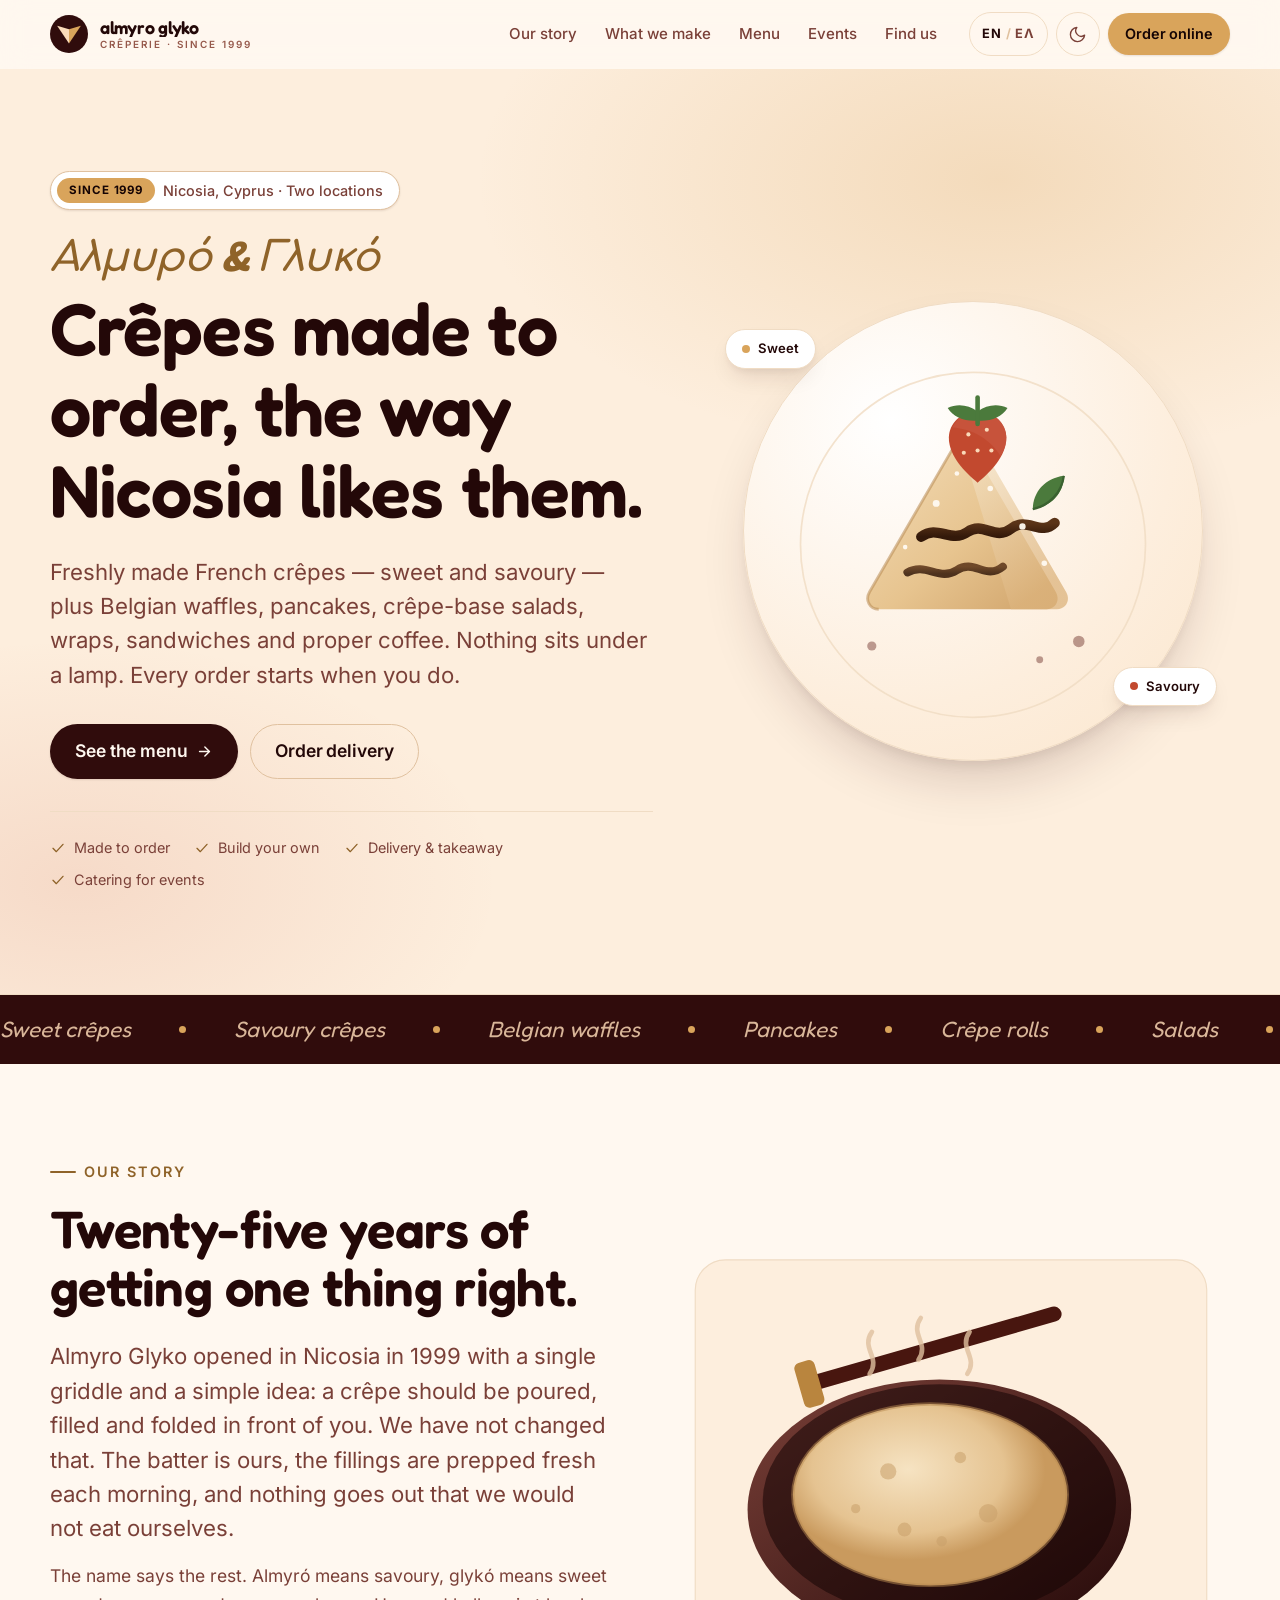
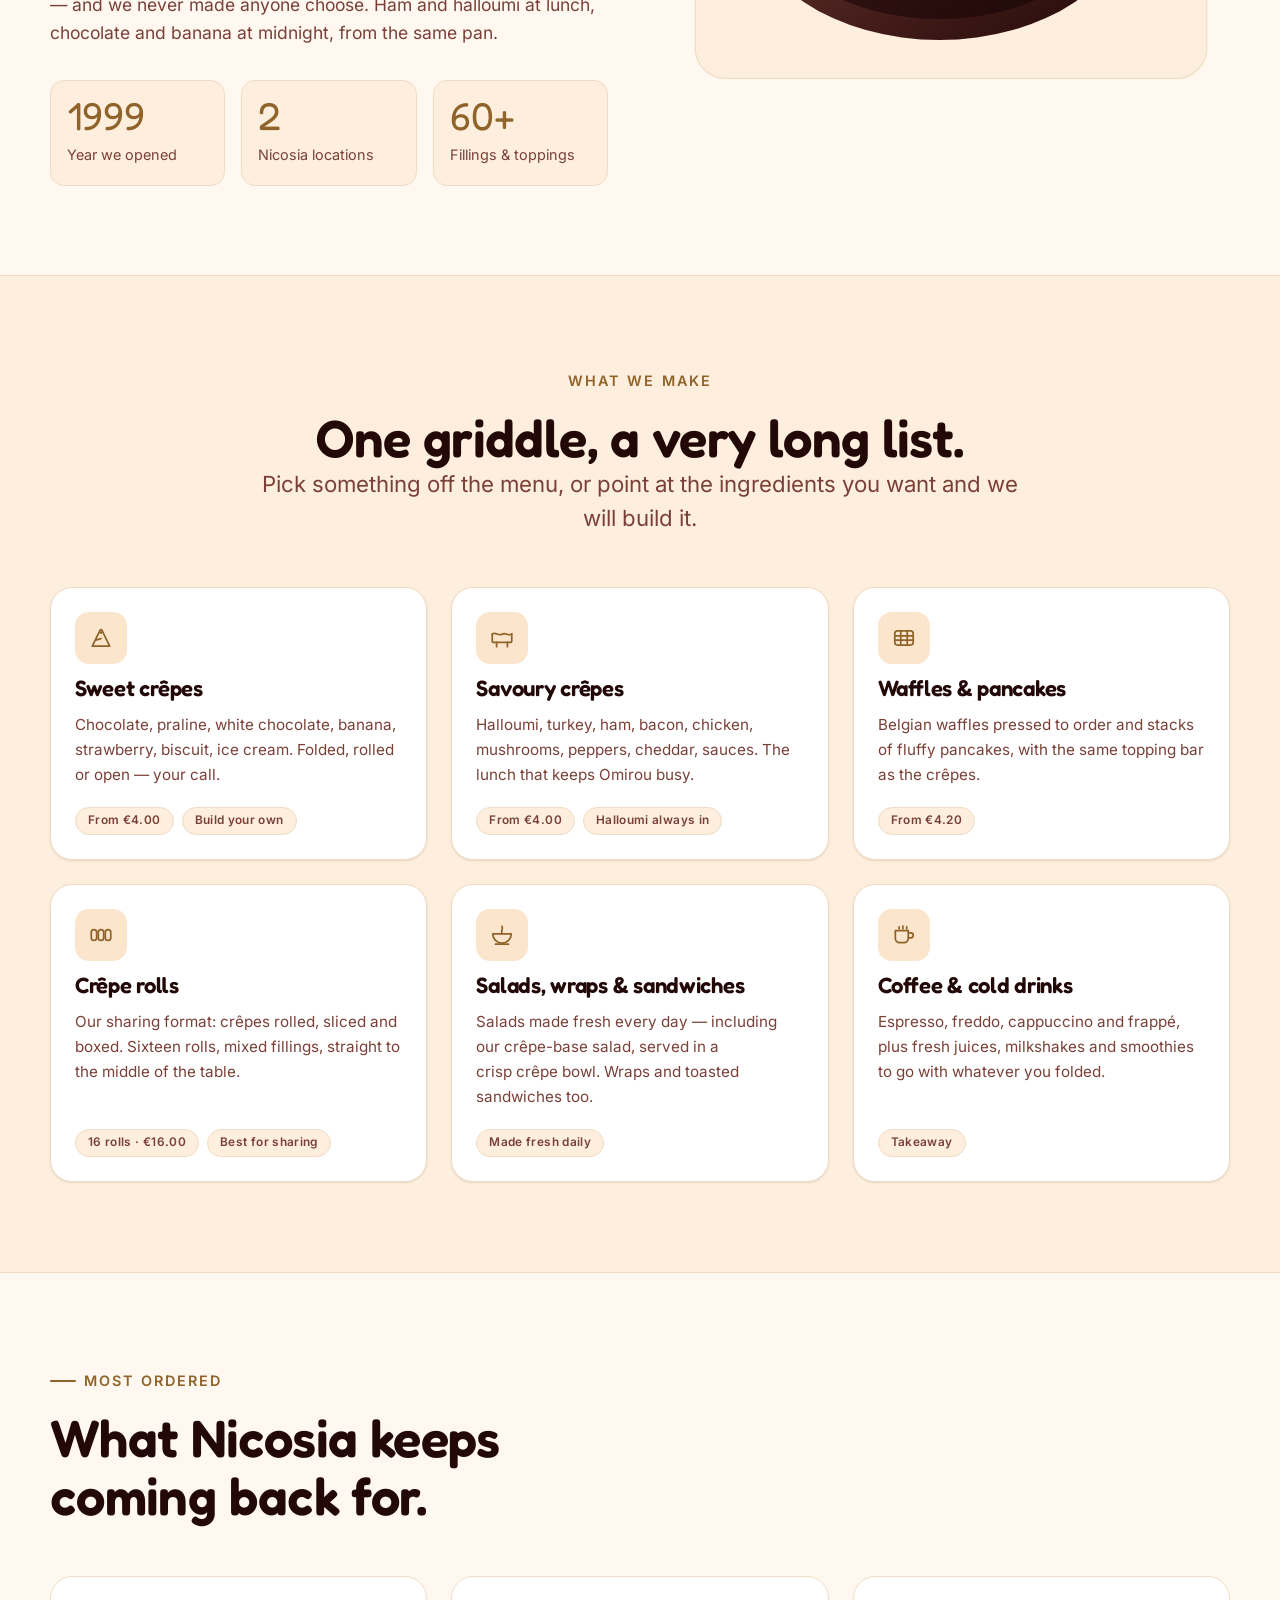
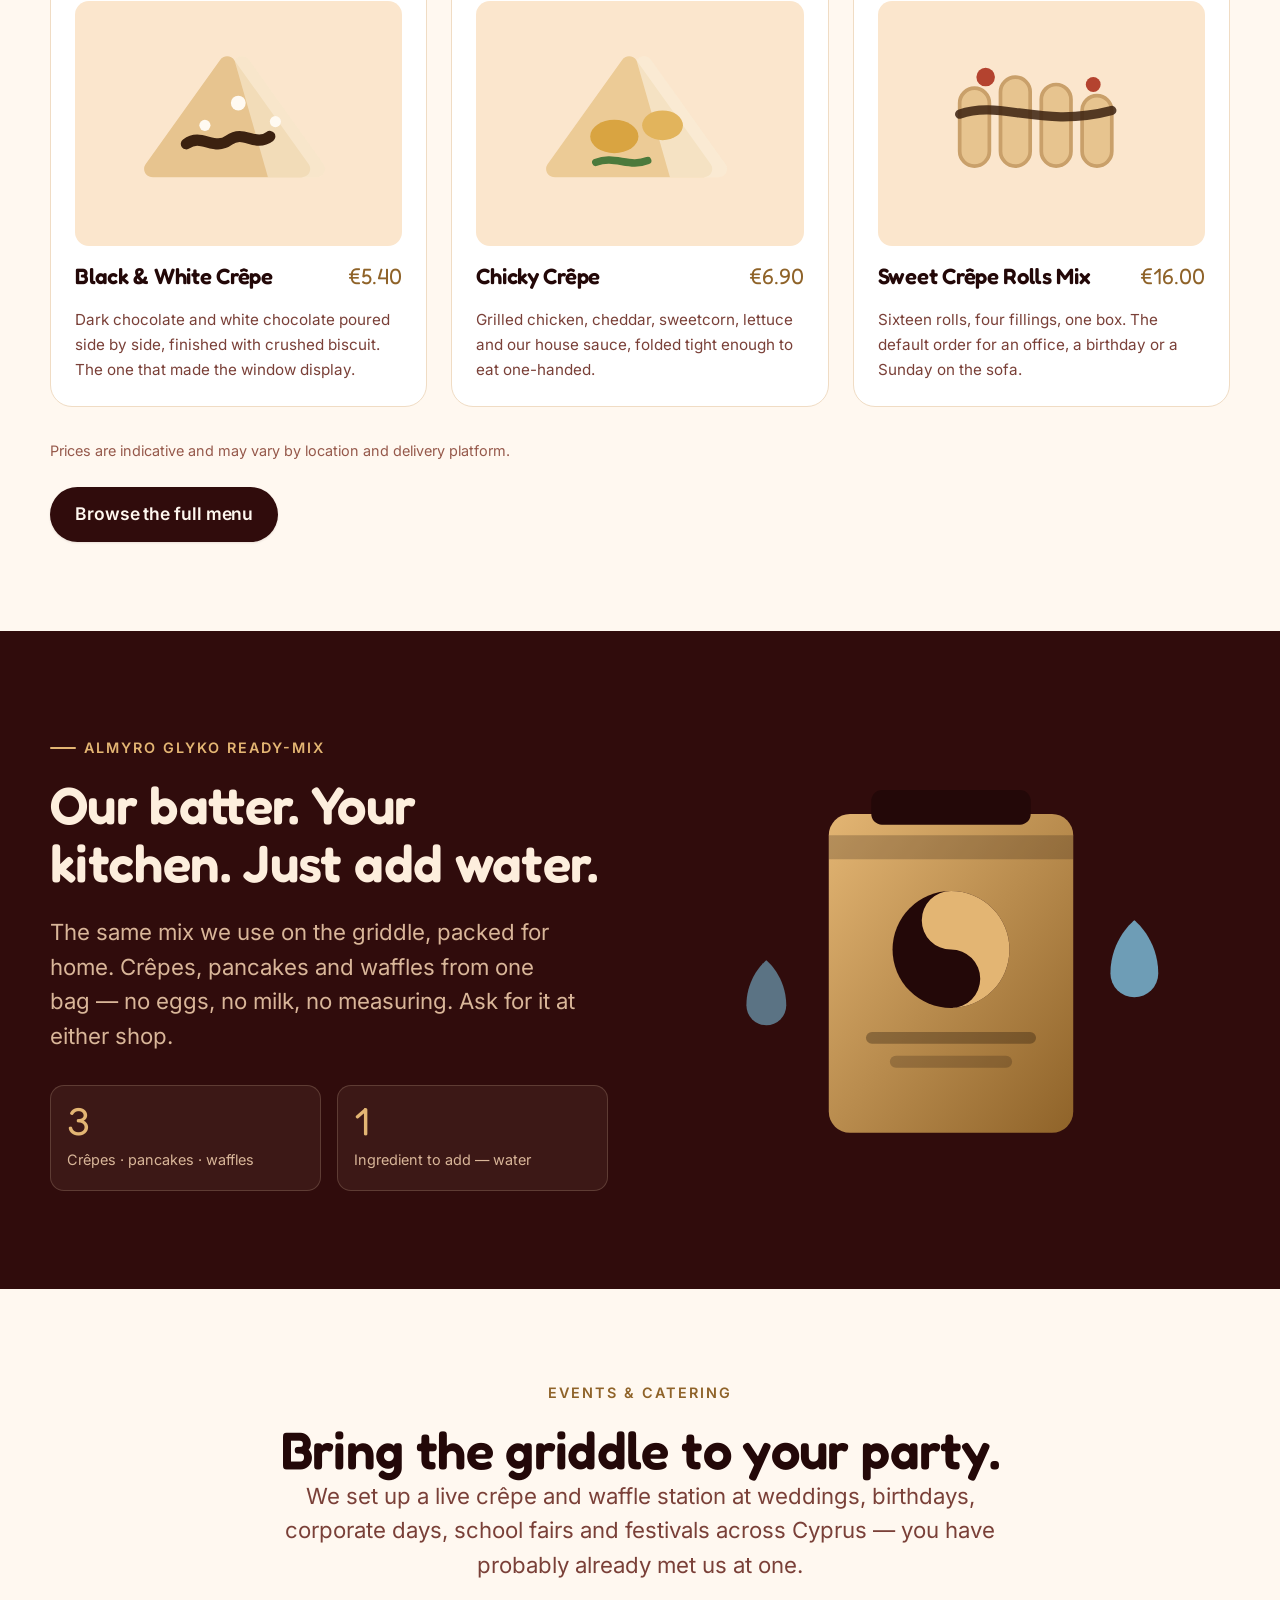
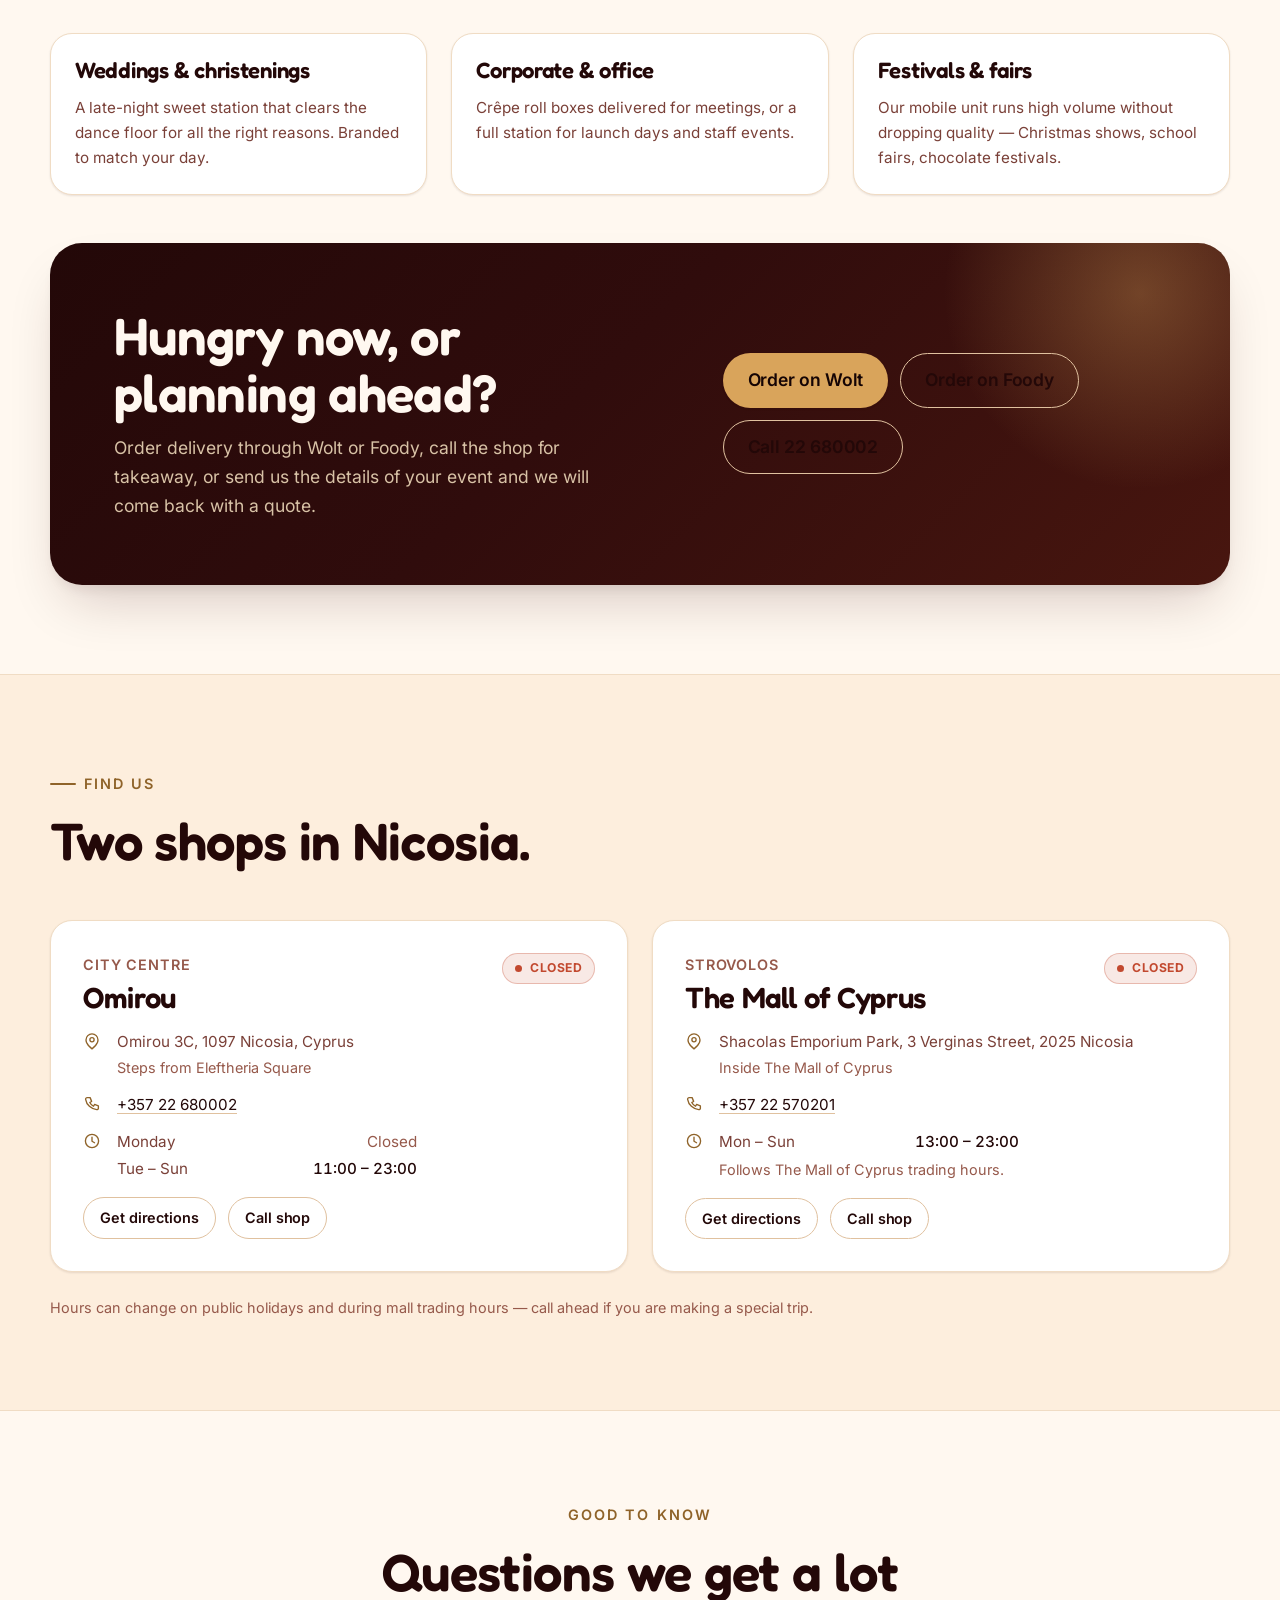
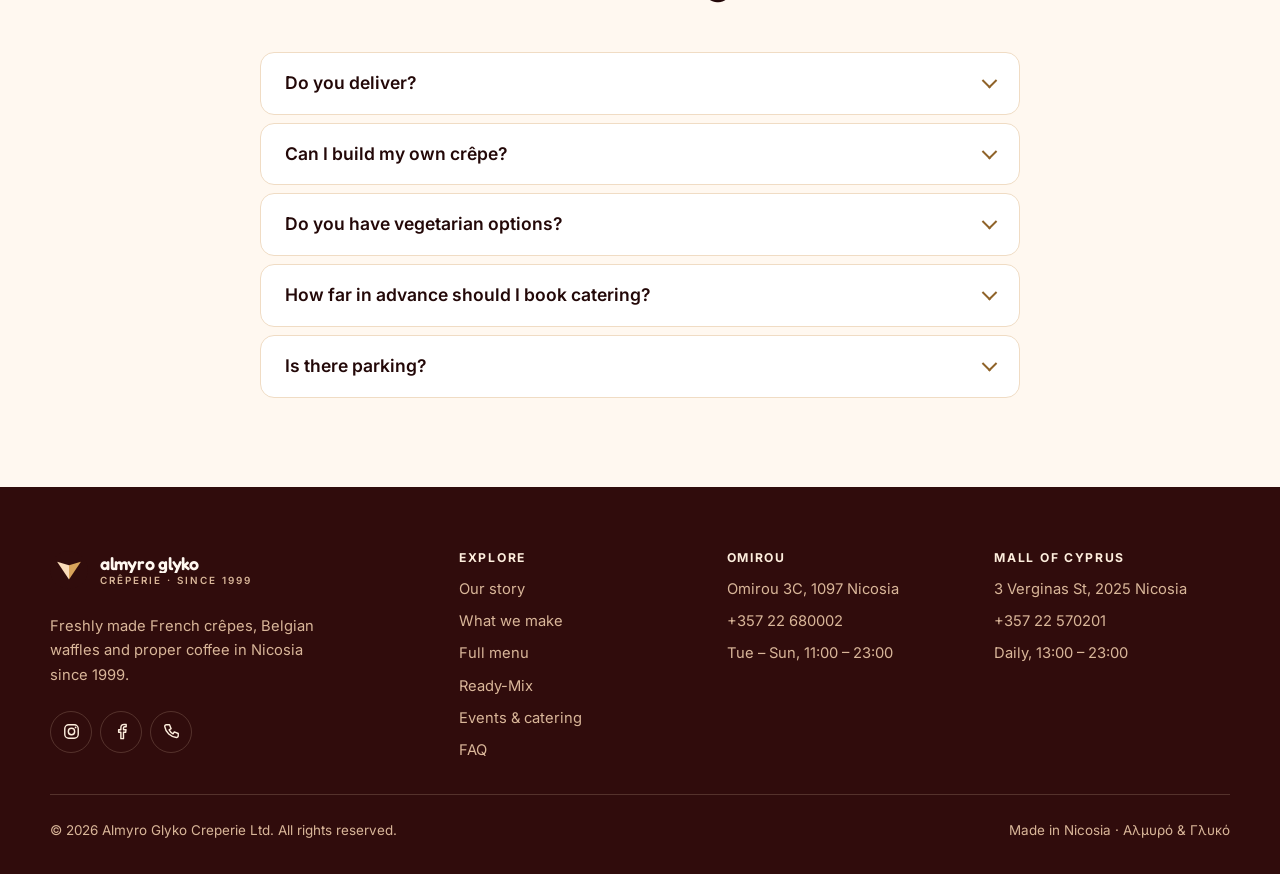
<file: index.html>
<!DOCTYPE html>
<html lang="en" data-lang="en">
<head>
<meta charset="utf-8">
<meta name="viewport" content="width=device-width, initial-scale=1">
<title>Almyro Glyko — Crêperie in Nicosia | Sweet &amp; Savoury Crêpes Since 1999</title>
<meta name="description" content="Almyro Glyko is a Nicosia crêperie serving freshly made French sweet and savoury crêpes, Belgian waffles, pancakes, crêpe-base salads, wraps and coffee since 1999. Two locations: Omirou Street and The Mall of Cyprus.">
<meta name="theme-color" content="#300c0c" media="(prefers-color-scheme: light)">
<meta name="theme-color" content="#150404" media="(prefers-color-scheme: dark)">
<link rel="canonical" href="https://www.almyroglyko.com/">
<link rel="alternate" hreflang="en" href="https://www.almyroglyko.com/">
<link rel="alternate" hreflang="el" href="https://www.almyroglyko.com/">
<link rel="alternate" hreflang="x-default" href="https://www.almyroglyko.com/">

<meta property="og:type" content="restaurant.restaurant">
<meta property="og:site_name" content="Almyro Glyko">
<meta property="og:locale" content="en_GB">
<meta property="og:locale:alternate" content="el_CY">
<meta property="og:title" content="Almyro Glyko — Crêperie in Nicosia Since 1999">
<meta property="og:description" content="Freshly made French sweet &amp; savoury crêpes, Belgian waffles, pancakes, salads, wraps and coffee. Two locations in Nicosia.">
<meta property="og:url" content="https://www.almyroglyko.com/">
<meta property="og:image" content="https://www.almyroglyko.com/assets/img/og.jpg">
<meta property="og:image:alt" content="The Almyro Glyko crêperie logo — a cream and gold heart on a deep oxblood circle.">
<meta name="twitter:card" content="summary_large_image">
<meta name="twitter:title" content="Almyro Glyko — Crêperie in Nicosia Since 1999">
<meta name="twitter:description" content="Freshly made French sweet &amp; savoury crêpes, Belgian waffles, pancakes, salads, wraps and coffee.">
<meta name="twitter:image" content="https://www.almyroglyko.com/assets/img/og.jpg">

<link rel="icon" href="/favicon.svg" type="image/svg+xml">
<link rel="apple-touch-icon" href="/favicon.svg">
<link rel="manifest" href="/site.webmanifest">

<link rel="preload" href="/assets/fonts/fredoka-latin-X7n64b87HvSqjb_WIi2yDCRwoQ_k7367_DWu89U.woff2" as="font" type="font/woff2" crossorigin>
<link rel="preload" href="/assets/fonts/inter-latin-UcC73FwrK3iLTeHuS_nVMrMxCp50SjIa1ZL7.woff2" as="font" type="font/woff2" crossorigin>
<link rel="stylesheet" href="/assets/css/fonts.css">
<link rel="stylesheet" href="/assets/css/styles.css">

<script>
  // Applied before paint so the chosen theme/language never flashes.
  (function () {
    document.documentElement.classList.add("js");
    try {
      var t = localStorage.getItem("ag-theme");
      if (t === "dark" || t === "light") document.documentElement.dataset.theme = t;
      var l = localStorage.getItem("ag-lang");
      if (l === "el" || l === "en") {
        document.documentElement.dataset.lang = l;
        document.documentElement.lang = l;
      }
    } catch (e) {}
  })();
</script>

<script type="application/ld+json">
{
  "@context": "https://schema.org",
  "@graph": [
    {
      "@type": "Organization",
      "@id": "https://www.almyroglyko.com/#org",
      "name": "Almyro Glyko Creperie",
      "alternateName": "Αλμυρό Γλυκό",
      "url": "https://www.almyroglyko.com/",
      "foundingDate": "1999",
      "sameAs": [
        "https://www.instagram.com/almyroglyko/",
        "https://www.facebook.com/AlmyroGlykoCreperie/"
      ]
    },
    {
      "@type": "Restaurant",
      "@id": "https://www.almyroglyko.com/#omirou",
      "name": "Almyro Glyko — Omirou (City Centre)",
      "parentOrganization": { "@id": "https://www.almyroglyko.com/#org" },
      "url": "https://www.almyroglyko.com/",
      "telephone": "+35722680002",
      "servesCuisine": ["Crêperie", "French", "Cafe"],
      "priceRange": "€€",
      "acceptsReservations": "False",
      "hasMenu": "https://www.almyroglyko.com/menu.html",
      "address": {
        "@type": "PostalAddress",
        "streetAddress": "Omirou 3C",
        "addressLocality": "Nicosia",
        "postalCode": "1097",
        "addressCountry": "CY"
      },
      "openingHoursSpecification": [
        {
          "@type": "OpeningHoursSpecification",
          "dayOfWeek": ["Tuesday","Wednesday","Thursday","Friday","Saturday","Sunday"],
          "opens": "11:00",
          "closes": "23:00"
        }
      ]
    },
    {
      "@type": "Restaurant",
      "@id": "https://www.almyroglyko.com/#mall",
      "name": "Almyro Glyko — The Mall of Cyprus",
      "parentOrganization": { "@id": "https://www.almyroglyko.com/#org" },
      "url": "https://www.almyroglyko.com/",
      "telephone": "+35722570201",
      "servesCuisine": ["Crêperie", "French", "Cafe"],
      "priceRange": "€€",
      "hasMenu": "https://www.almyroglyko.com/menu.html",
      "address": {
        "@type": "PostalAddress",
        "streetAddress": "The Mall of Cyprus, Shacolas Emporium Park, 3 Verginas Street",
        "addressLocality": "Strovolos, Nicosia",
        "postalCode": "2025",
        "addressCountry": "CY"
      },
      "openingHoursSpecification": [
        {
          "@type": "OpeningHoursSpecification",
          "dayOfWeek": ["Monday","Tuesday","Wednesday","Thursday","Friday","Saturday","Sunday"],
          "opens": "13:00",
          "closes": "23:00"
        }
      ]
    }
  ]
}
</script>
</head>

<body>
<a class="skip-link" href="#main" data-en="Skip to content" data-el="Μετάβαση στο περιεχόμενο">Skip to content</a>

<!-- ====================== HEADER ====================== -->
<header class="header" id="header">
  <div class="wrap header__inner">
    <a class="brand" href="/" aria-label="Almyro Glyko — home">
      <svg class="brand__mark" viewBox="0 0 64 64" role="img" aria-hidden="true" focusable="false">
        <circle cx="32" cy="32" r="32" fill="#300c0c"/>
        <path d="M12 18 32 24 32 48Z" fill="#fadcba"/>
        <path d="M32 24 52 18 32 48Z" fill="#d9a45b"/>
      </svg>
      <span class="brand__text">
        <span class="brand__name">Almyro Glyko</span>
        <span class="brand__tag" data-en="Crêperie · Since 1999" data-el="Κρεπερί · Από το 1999">Crêperie · Since 1999</span>
      </span>
    </a>

    <nav class="nav" aria-label="Main">
      <ul class="nav__list">
        <li><a class="nav__link" href="#story" data-en="Our story" data-el="Η ιστορία μας">Our story</a></li>
        <li><a class="nav__link" href="#kitchen" data-en="What we make" data-el="Τι φτιάχνουμε">What we make</a></li>
        <li><a class="nav__link" href="/menu.html" data-en="Menu" data-el="Μενού">Menu</a></li>
        <li><a class="nav__link" href="#events" data-en="Events" data-el="Εκδηλώσεις">Events</a></li>
        <li><a class="nav__link" href="#find-us" data-en="Find us" data-el="Πού θα μας βρείτε">Find us</a></li>
      </ul>
    </nav>

    <div class="header__actions">
      <button class="icon-btn lang-toggle" type="button" id="lang-toggle" aria-label="Switch language to Greek">
        <span class="lang-toggle__on" data-lang-en>EN</span><span class="lang-toggle__sep">/</span><span data-lang-el>ΕΛ</span>
      </button>

      <button class="icon-btn" type="button" id="theme-toggle" aria-label="Switch to dark theme">
        <svg class="theme-toggle__moon" width="19" height="19" viewBox="0 0 24 24" fill="none" stroke="currentColor" stroke-width="1.7" stroke-linecap="round" stroke-linejoin="round" aria-hidden="true"><path d="M21 12.8A9 9 0 1 1 11.2 3a7 7 0 0 0 9.8 9.8Z"/></svg>
        <svg class="theme-toggle__sun" width="19" height="19" viewBox="0 0 24 24" fill="none" stroke="currentColor" stroke-width="1.7" stroke-linecap="round" stroke-linejoin="round" aria-hidden="true"><circle cx="12" cy="12" r="4.2"/><path d="M12 2v2.2M12 19.8V22M4.2 4.2l1.6 1.6M18.2 18.2l1.6 1.6M2 12h2.2M19.8 12H22M4.2 19.8l1.6-1.6M18.2 5.8l1.6-1.6"/></svg>
      </button>

      <a class="btn btn--accent btn--sm header__cta" href="#order" data-en="Order online" data-el="Παραγγελία online">Order online</a>

      <button class="icon-btn menu-btn" type="button" id="menu-btn" aria-label="Open menu" aria-expanded="false" aria-controls="drawer">
        <svg width="20" height="20" viewBox="0 0 24 24" fill="none" stroke="currentColor" stroke-width="1.9" stroke-linecap="round" aria-hidden="true"><path d="M3.5 7h17M3.5 12h17M3.5 17h17"/></svg>
      </button>
    </div>
  </div>
</header>

<!-- ====================== MOBILE DRAWER ====================== -->
<div class="drawer" id="drawer" data-open="false" role="dialog" aria-modal="true" aria-label="Site menu">
  <div class="wrap">
    <div class="drawer__top">
      <span class="brand__name">Almyro Glyko</span>
      <button class="icon-btn" type="button" id="drawer-close" aria-label="Close menu">
        <svg width="20" height="20" viewBox="0 0 24 24" fill="none" stroke="currentColor" stroke-width="1.9" stroke-linecap="round" aria-hidden="true"><path d="M6 6l12 12M18 6L6 18"/></svg>
      </button>
    </div>
    <ul class="drawer__list">
      <li><a class="drawer__link" href="#story" data-en="Our story" data-el="Η ιστορία μας">Our story</a></li>
      <li><a class="drawer__link" href="#kitchen" data-en="What we make" data-el="Τι φτιάχνουμε">What we make</a></li>
      <li><a class="drawer__link" href="/menu.html" data-en="Menu" data-el="Μενού">Menu</a></li>
      <li><a class="drawer__link" href="#ready-mix" data-en="Ready-Mix" data-el="Ready-Mix">Ready-Mix</a></li>
      <li><a class="drawer__link" href="#events" data-en="Events &amp; catering" data-el="Εκδηλώσεις &amp; catering">Events &amp; catering</a></li>
      <li><a class="drawer__link" href="#find-us" data-en="Find us" data-el="Πού θα μας βρείτε">Find us</a></li>
    </ul>
    <a class="btn btn--accent" href="#order" data-en="Order online" data-el="Παραγγελία online">Order online</a>
  </div>
</div>

<main id="main">

  <!-- ====================== HERO ====================== -->
  <section class="hero">
    <div class="hero__bg" aria-hidden="true"></div>
    <div class="wrap hero__grid">
      <div>
        <p class="hero__badge">
          <b data-en="Since 1999" data-el="Από το 1999">Since 1999</b>
          <span data-en="Nicosia, Cyprus · Two locations" data-el="Λευκωσία, Κύπρος · Δύο καταστήματα">Nicosia, Cyprus · Two locations</span>
        </p>

        <h1>
          <span class="u-greek" lang="el">Αλμυρό &amp; Γλυκό</span>
          <span data-en="Crêpes made to order, the way Nicosia likes them." data-el="Κρέπες φτιαγμένες τη στιγμή, όπως τις θέλει η Λευκωσία.">Crêpes made to order, the way Nicosia likes them.</span>
        </h1>

        <p class="lede hero__lede" data-en="Freshly made French crêpes — sweet and savoury — plus Belgian waffles, pancakes, crêpe-base salads, wraps, sandwiches and proper coffee. Nothing sits under a lamp. Every order starts when you do." data-el="Φρεσκοφτιαγμένες γαλλικές κρέπες — αλμυρές και γλυκές — μαζί με βελγικές βάφλες, pancakes, σαλάτες σε βάση κρέπας, wraps, σάντουιτς και σωστό καφέ. Τίποτα δεν περιμένει έτοιμο. Κάθε παραγγελία ξεκινά μαζί σας.">Freshly made French crêpes — sweet and savoury — plus Belgian waffles, pancakes, crêpe-base salads, wraps, sandwiches and proper coffee. Nothing sits under a lamp. Every order starts when you do.</p>

        <div class="btn-row">
          <a class="btn btn--primary" href="/menu.html">
            <span data-en="See the menu" data-el="Δείτε το μενού">See the menu</span>
            <svg width="17" height="17" viewBox="0 0 24 24" fill="none" stroke="currentColor" stroke-width="2" stroke-linecap="round" stroke-linejoin="round" aria-hidden="true"><path d="M5 12h13M12.5 5.5 19 12l-6.5 6.5"/></svg>
          </a>
          <a class="btn btn--ghost" href="#order" data-en="Order delivery" data-el="Παραγγελία delivery">Order delivery</a>
        </div>

        <ul class="hero__meta">
          <li>
            <svg width="16" height="16" viewBox="0 0 24 24" fill="none" stroke="currentColor" stroke-width="2" stroke-linecap="round" stroke-linejoin="round" aria-hidden="true"><path d="m4.5 12.5 5 5 10-11"/></svg>
            <span data-en="Made to order" data-el="Φτιάχνεται τη στιγμή">Made to order</span>
          </li>
          <li>
            <svg width="16" height="16" viewBox="0 0 24 24" fill="none" stroke="currentColor" stroke-width="2" stroke-linecap="round" stroke-linejoin="round" aria-hidden="true"><path d="m4.5 12.5 5 5 10-11"/></svg>
            <span data-en="Build your own" data-el="Φτιάξε το δικό σου">Build your own</span>
          </li>
          <li>
            <svg width="16" height="16" viewBox="0 0 24 24" fill="none" stroke="currentColor" stroke-width="2" stroke-linecap="round" stroke-linejoin="round" aria-hidden="true"><path d="m4.5 12.5 5 5 10-11"/></svg>
            <span data-en="Delivery &amp; takeaway" data-el="Delivery &amp; takeaway">Delivery &amp; takeaway</span>
          </li>
          <li>
            <svg width="16" height="16" viewBox="0 0 24 24" fill="none" stroke="currentColor" stroke-width="2" stroke-linecap="round" stroke-linejoin="round" aria-hidden="true"><path d="m4.5 12.5 5 5 10-11"/></svg>
            <span data-en="Catering for events" data-el="Catering για εκδηλώσεις">Catering for events</span>
          </li>
        </ul>
      </div>

      <div class="hero__art">
        <div class="hero__plate" aria-hidden="true"></div>
        <svg viewBox="0 0 400 400" role="img" aria-labelledby="hero-art-title">
          <title id="hero-art-title">Illustration of a folded crêpe drizzled with chocolate, with a strawberry and a mint leaf</title>
          <defs>
            <linearGradient id="crepeG" x1="0" y1="0" x2="1" y2="1">
              <stop offset="0%" stop-color="#f3dcb8"/>
              <stop offset="55%" stop-color="#e7c48f"/>
              <stop offset="100%" stop-color="#cfa269"/>
            </linearGradient>
            <linearGradient id="crepeG2" x1="0" y1="0" x2="0.5" y2="1">
              <stop offset="0%" stop-color="#f7e7cb"/>
              <stop offset="100%" stop-color="#dcb37c"/>
            </linearGradient>
            <linearGradient id="sauceG" x1="0" y1="0" x2="0" y2="1">
              <stop offset="0%" stop-color="#5b3418"/>
              <stop offset="100%" stop-color="#33190a"/>
            </linearGradient>
          </defs>

          <!-- plate rim -->
          <circle cx="200" cy="212" r="150" fill="none" stroke="var(--line)" stroke-width="1.5" opacity=".8"/>

          <!-- crepe: folded triangle stack -->
          <path d="M118 268c-8 0-12-8-8-15l72-124c4-7 14-7 18 0l72 124c4 7 0 15-8 15Z" fill="url(#crepeG)"/>
          <path d="M191 129c4-7 14-7 18 0l72 124c4 7 0 15-8 15h-40Z" fill="url(#crepeG2)" opacity=".75"/>
          <path d="M118 268c-8 0-12-8-8-15l72-124c4-7 14-7 18 0" fill="none" stroke="#b98b52" stroke-width="2.5" stroke-linejoin="round" opacity=".55"/>

          <!-- chocolate drizzle -->
          <path d="M155 205c14-11 26 6 40-4s24 8 38-3 26 7 38-5" fill="none" stroke="url(#sauceG)" stroke-width="9" stroke-linecap="round"/>
          <path d="M143 236c16-9 28 8 43-2s25 9 40-3" fill="none" stroke="url(#sauceG)" stroke-width="7" stroke-linecap="round" opacity=".85"/>

          <!-- powdered sugar -->
          <g fill="#fffaf2" opacity=".95">
            <circle cx="168" cy="176" r="3"/><circle cx="215" cy="163" r="2.4"/>
            <circle cx="243" cy="196" r="2.8"/><circle cx="186" cy="150" r="2"/>
            <circle cx="262" cy="228" r="2.4"/><circle cx="141" cy="214" r="2"/>
          </g>

          <!-- strawberry -->
          <path d="M204 96c14 0 25 10 25 23 0 16-14 30-25 39-11-9-25-23-25-39 0-13 11-23 25-23Z" fill="var(--berry-500)"/>
          <path d="M204 96c14 0 25 10 25 23 0 6-2 11-5 16-8-14-24-24-42-25 4-8 12-14 22-14Z" fill="#c9553f" opacity=".8"/>
          <g fill="#ffe9c9" opacity=".9">
            <circle cx="196" cy="116" r="1.8"/><circle cx="212" cy="112" r="1.8"/>
            <circle cx="204" cy="130" r="1.8"/><circle cx="216" cy="130" r="1.8"/><circle cx="192" cy="132" r="1.8"/>
          </g>
          <path d="M204 96c-8-6-18-7-26-3 5 8 15 12 26 11Zm0 0c8-6 18-7 26-3-5 8-15 12-26 11Z" fill="#4b7a3c"/>
          <path d="M204 107V84" stroke="#4b7a3c" stroke-width="4" stroke-linecap="round"/>

          <!-- mint -->
          <path d="M279 152c-16 2-27 14-27 29 16-2 27-14 27-29Z" fill="#4b7a3c"/>
          <path d="M279 152c-2 15-13 26-27 29" stroke="#3a6130" stroke-width="2" fill="none"/>

          <!-- crumbs -->
          <g fill="var(--maroon-500)" opacity=".5">
            <circle cx="112" cy="300" r="4"/><circle cx="292" cy="296" r="5"/><circle cx="258" cy="312" r="3"/>
          </g>
        </svg>

        <span class="hero__chip hero__chip--a"><i aria-hidden="true"></i><span data-en="Sweet" data-el="Γλυκό">Sweet</span></span>
        <span class="hero__chip hero__chip--b"><i aria-hidden="true"></i><span data-en="Savoury" data-el="Αλμυρό">Savoury</span></span>
      </div>
    </div>
  </section>

  <!-- ====================== MARQUEE ====================== -->
  <div class="strip" aria-hidden="true">
    <div class="strip__track">
      <div class="strip__item">Sweet crêpes</div>
      <div class="strip__item">Savoury crêpes</div>
      <div class="strip__item">Belgian waffles</div>
      <div class="strip__item">Pancakes</div>
      <div class="strip__item">Crêpe rolls</div>
      <div class="strip__item">Salads</div>
      <div class="strip__item">Wraps</div>
      <div class="strip__item">Coffee</div>
      <div class="strip__item">Sweet crêpes</div>
      <div class="strip__item">Savoury crêpes</div>
      <div class="strip__item">Belgian waffles</div>
      <div class="strip__item">Pancakes</div>
      <div class="strip__item">Crêpe rolls</div>
      <div class="strip__item">Salads</div>
      <div class="strip__item">Wraps</div>
      <div class="strip__item">Coffee</div>
    </div>
  </div>

  <!-- ====================== STORY ====================== -->
  <section class="section" id="story">
    <div class="wrap split">
      <div class="reveal">
        <p class="eyebrow" data-en="Our story" data-el="Η ιστορία μας">Our story</p>
        <h2 data-en="Twenty-five years of getting one thing right." data-el="Είκοσι πέντε χρόνια σε ένα πράγμα, σωστά.">Twenty-five years of getting one thing right.</h2>
        <p class="lede" style="margin-top: var(--sp-5)" data-en="Almyro Glyko opened in Nicosia in 1999 with a single griddle and a simple idea: a crêpe should be poured, filled and folded in front of you. We have not changed that. The batter is ours, the fillings are prepped fresh each morning, and nothing goes out that we would not eat ourselves." data-el="Το Αλμυρό Γλυκό άνοιξε στη Λευκωσία το 1999 με μία πλάκα και μια απλή ιδέα: η κρέπα πρέπει να ψήνεται, να γεμίζει και να διπλώνεται μπροστά σου. Αυτό δεν το αλλάξαμε. Ο χυλός είναι δικός μας, οι γεμίσεις ετοιμάζονται φρέσκες κάθε πρωί, και δεν βγαίνει τίποτα που δεν θα τρώγαμε κι εμείς.">Almyro Glyko opened in Nicosia in 1999 with a single griddle and a simple idea: a crêpe should be poured, filled and folded in front of you. We have not changed that. The batter is ours, the fillings are prepped fresh each morning, and nothing goes out that we would not eat ourselves.</p>
        <p style="margin-top: var(--sp-4); color: var(--text-muted)" data-en="The name says the rest. Almyró means savoury, glykó means sweet — and we never made anyone choose. Ham and halloumi at lunch, chocolate and banana at midnight, from the same pan." data-el="Το όνομα τα λέει όλα. Αλμυρό και γλυκό — και ποτέ δεν βάλαμε κανέναν να διαλέξει. Ζαμπόν με χαλλούμι το μεσημέρι, σοκολάτα με μπανάνα τα μεσάνυχτα, από το ίδιο τηγάνι.">The name says the rest. <em lang="el">Almyró</em> means savoury, <em lang="el">glykó</em> means sweet — and we never made anyone choose. Ham and halloumi at lunch, chocolate and banana at midnight, from the same pan.</p>

        <div class="stats">
          <div class="stat">
            <span class="stat__num">1999</span>
            <span class="stat__label" data-en="Year we opened" data-el="Χρονιά που ανοίξαμε">Year we opened</span>
          </div>
          <div class="stat">
            <span class="stat__num">2</span>
            <span class="stat__label" data-en="Nicosia locations" data-el="Καταστήματα στη Λευκωσία">Nicosia locations</span>
          </div>
          <div class="stat">
            <span class="stat__num">60+</span>
            <span class="stat__label" data-en="Fillings &amp; toppings" data-el="Γεμίσεις &amp; toppings">Fillings &amp; toppings</span>
          </div>
        </div>
      </div>

      <div class="reveal" aria-hidden="true">
        <svg viewBox="0 0 480 420" style="width:100%;height:auto">
          <defs>
            <linearGradient id="panG" x1="0" y1="0" x2="1" y2="1">
              <stop offset="0%" stop-color="var(--maroon-500)"/>
              <stop offset="100%" stop-color="var(--maroon-800)"/>
            </linearGradient>
            <radialGradient id="batterG" cx="42%" cy="36%">
              <stop offset="0%" stop-color="#f6e3c2"/>
              <stop offset="70%" stop-color="#e5c391"/>
              <stop offset="100%" stop-color="#c99a5e"/>
            </radialGradient>
          </defs>
          <rect x="20" y="30" width="440" height="360" rx="26" fill="var(--bg-sunken)" stroke="var(--line)"/>
          <!-- griddle -->
          <ellipse cx="230" cy="245" rx="165" ry="112" fill="url(#panG)"/>
          <ellipse cx="230" cy="238" rx="152" ry="101" fill="var(--maroon-900)" opacity=".55"/>
          <!-- batter -->
          <ellipse cx="222" cy="232" rx="118" ry="78" fill="url(#batterG)"/>
          <ellipse cx="222" cy="232" rx="118" ry="78" fill="none" stroke="#b98b52" stroke-width="3" opacity=".5"/>
          <!-- bubbles -->
          <g fill="#c9a06a" opacity=".55">
            <circle cx="186" cy="212" r="7"/><circle cx="248" cy="200" r="5"/>
            <circle cx="272" cy="248" r="8"/><circle cx="200" cy="262" r="6"/>
            <circle cx="158" cy="244" r="4"/><circle cx="232" cy="272" r="4.5"/>
          </g>
          <!-- rateau (spreader) -->
          <g>
            <rect x="112" y="132" width="230" height="13" rx="6.5" transform="rotate(-16 112 132)" fill="var(--maroon-600)"/>
            <rect x="104" y="120" width="18" height="40" rx="5" transform="rotate(-16 104 120)" fill="var(--gold-600)"/>
          </g>
          <!-- steam -->
          <g stroke="var(--line-strong)" stroke-width="4" stroke-linecap="round" fill="none" opacity=".8">
            <path d="M170 128c10-14-8-22 2-36"/>
            <path d="M212 116c10-14-8-22 2-36"/>
            <path d="M254 128c10-14-8-22 2-36"/>
          </g>
        </svg>
      </div>
    </div>
  </section>

  <!-- ====================== WHAT WE MAKE ====================== -->
  <section class="section section--sunken" id="kitchen">
    <div class="wrap">
      <div class="section-head section-head--center">
        <p class="eyebrow" data-en="What we make" data-el="Τι φτιάχνουμε">What we make</p>
        <h2 data-en="One griddle, a very long list." data-el="Μία πλάκα, μια πολύ μεγάλη λίστα.">One griddle, a very long list.</h2>
        <p class="lede" style="margin-inline:auto" data-en="Pick something off the menu, or point at the ingredients you want and we will build it." data-el="Διαλέξτε από το μενού ή δείξτε μας τα υλικά που θέλετε και το φτιάχνουμε.">Pick something off the menu, or point at the ingredients you want and we will build it.</p>
      </div>

      <ul class="grid grid--3">
        <li class="card reveal">
          <span class="card__icon" aria-hidden="true">
            <svg width="26" height="26" viewBox="0 0 24 24" fill="none" stroke="currentColor" stroke-width="1.6" stroke-linecap="round" stroke-linejoin="round"><path d="M4 19.5 11.1 4.9a1 1 0 0 1 1.8 0L20 19.5Z"/><path d="M7.4 14c1.6-1.4 3-.2 4.6-1.6"/><circle cx="12" cy="7" r="1.2" fill="currentColor" stroke="none"/></svg>
          </span>
          <h3 data-en="Sweet crêpes" data-el="Γλυκές κρέπες">Sweet crêpes</h3>
          <p data-en="Chocolate, praline, white chocolate, banana, strawberry, biscuit, ice cream. Folded, rolled or open — your call." data-el="Σοκολάτα, πραλίνα, λευκή σοκολάτα, μπανάνα, φράουλα, μπισκότο, παγωτό. Διπλωμένη, ρολό ή ανοιχτή — όπως τη θέλετε.">Chocolate, praline, white chocolate, banana, strawberry, biscuit, ice cream. Folded, rolled or open — your call.</p>
          <div class="card__tags"><span class="tag" data-en="From €4.00" data-el="Από €4.00">From €4.00</span><span class="tag" data-en="Build your own" data-el="Φτιάξε το δικό σου">Build your own</span></div>
        </li>

        <li class="card reveal">
          <span class="card__icon" aria-hidden="true">
            <svg width="26" height="26" viewBox="0 0 24 24" fill="none" stroke="currentColor" stroke-width="1.6" stroke-linecap="round" stroke-linejoin="round"><path d="M3 8.5c3-2.5 5.5 2 9 0s5.7 2.4 9-.3"/><path d="M3 8.5v6c0 .9.7 1.6 1.6 1.6h14.8c.9 0 1.6-.7 1.6-1.6v-6"/><path d="M7 16.1V20M17 16.1V20"/></svg>
          </span>
          <h3 data-en="Savoury crêpes" data-el="Αλμυρές κρέπες">Savoury crêpes</h3>
          <p data-en="Halloumi, turkey, ham, bacon, chicken, mushrooms, peppers, cheddar, sauces. The lunch that keeps Omirou busy." data-el="Χαλλούμι, γαλοπούλα, ζαμπόν, μπέικον, κοτόπουλο, μανιτάρια, πιπεριές, τσένταρ, σάλτσες. Το μεσημεριανό που κρατά την Ομήρου γεμάτη.">Halloumi, turkey, ham, bacon, chicken, mushrooms, peppers, cheddar, sauces. The lunch that keeps Omirou busy.</p>
          <div class="card__tags"><span class="tag" data-en="From €4.00" data-el="Από €4.00">From €4.00</span><span class="tag" data-en="Halloumi always in" data-el="Πάντα με χαλλούμι">Halloumi always in</span></div>
        </li>

        <li class="card reveal">
          <span class="card__icon" aria-hidden="true">
            <svg width="26" height="26" viewBox="0 0 24 24" fill="none" stroke="currentColor" stroke-width="1.6" stroke-linejoin="round"><rect x="3.5" y="5.5" width="17" height="13" rx="2.5"/><path d="M9 5.5v13M15 5.5v13M3.5 10h17M3.5 14h17"/></svg>
          </span>
          <h3 data-en="Waffles &amp; pancakes" data-el="Βάφλες &amp; pancakes">Waffles &amp; pancakes</h3>
          <p data-en="Belgian waffles pressed to order and stacks of fluffy pancakes, with the same topping bar as the crêpes." data-el="Βελγικές βάφλες που ψήνονται τη στιγμή και στοίβες από αφράτα pancakes, με τα ίδια toppings όπως οι κρέπες.">Belgian waffles pressed to order and stacks of fluffy pancakes, with the same topping bar as the crêpes.</p>
          <div class="card__tags"><span class="tag" data-en="From €4.20" data-el="Από €4.20">From €4.20</span></div>
        </li>

        <li class="card reveal">
          <span class="card__icon" aria-hidden="true">
            <svg width="26" height="26" viewBox="0 0 24 24" fill="none" stroke="currentColor" stroke-width="1.6" stroke-linecap="round" stroke-linejoin="round"><rect x="3" y="7" width="5" height="10" rx="2.5"/><rect x="9.5" y="7" width="5" height="10" rx="2.5"/><rect x="16" y="7" width="5" height="10" rx="2.5"/></svg>
          </span>
          <h3 data-en="Crêpe rolls" data-el="Crêpe rolls">Crêpe rolls</h3>
          <p data-en="Our sharing format: crêpes rolled, sliced and boxed. Sixteen rolls, mixed fillings, straight to the middle of the table." data-el="Το format για μοίρασμα: κρέπες σε ρολό, κομμένες και συσκευασμένες. Δεκαέξι ρολά, ανάμεικτες γεμίσεις, στη μέση του τραπεζιού.">Our sharing format: crêpes rolled, sliced and boxed. Sixteen rolls, mixed fillings, straight to the middle of the table.</p>
          <div class="card__tags"><span class="tag" data-en="16 rolls · €16.00" data-el="16 ρολά · €16.00">16 rolls · €16.00</span><span class="tag" data-en="Best for sharing" data-el="Ιδανικό για μοίρασμα">Best for sharing</span></div>
        </li>

        <li class="card reveal">
          <span class="card__icon" aria-hidden="true">
            <svg width="26" height="26" viewBox="0 0 24 24" fill="none" stroke="currentColor" stroke-width="1.6" stroke-linecap="round" stroke-linejoin="round"><path d="M3.5 11h17a8.5 8.5 0 0 1-17 0Z"/><path d="M12 11c-1.5-3 1.5-4 0-7"/><path d="M6 20.5h12"/></svg>
          </span>
          <h3 data-en="Salads, wraps &amp; sandwiches" data-el="Σαλάτες, wraps &amp; σάντουιτς">Salads, wraps &amp; sandwiches</h3>
          <p data-en="Salads made fresh every day — including our crêpe-base salad, served in a crisp crêpe bowl. Wraps and toasted sandwiches too." data-el="Σαλάτες φρέσκες κάθε μέρα — μαζί με τη σαλάτα σε βάση κρέπας, σερβιρισμένη σε τραγανό μπολ από κρέπα. Επίσης wraps και τοστ.">Salads made fresh every day — including our crêpe-base salad, served in a crisp crêpe bowl. Wraps and toasted sandwiches too.</p>
          <div class="card__tags"><span class="tag" data-en="Made fresh daily" data-el="Φρέσκα κάθε μέρα">Made fresh daily</span></div>
        </li>

        <li class="card reveal">
          <span class="card__icon" aria-hidden="true">
            <svg width="26" height="26" viewBox="0 0 24 24" fill="none" stroke="currentColor" stroke-width="1.6" stroke-linecap="round" stroke-linejoin="round"><path d="M4 8h12v7a4 4 0 0 1-4 4H8a4 4 0 0 1-4-4Z"/><path d="M16 10h2.2a2.3 2.3 0 0 1 0 4.6H16"/><path d="M7.5 4.5v1.8M11 3.8v2.5M14.5 4.5v1.8"/></svg>
          </span>
          <h3 data-en="Coffee &amp; cold drinks" data-el="Καφές &amp; κρύα ροφήματα">Coffee &amp; cold drinks</h3>
          <p data-en="Espresso, freddo, cappuccino and frappé, plus fresh juices, milkshakes and smoothies to go with whatever you folded." data-el="Espresso, freddo, cappuccino και φραπέ, μαζί με φρέσκους χυμούς, milkshakes και smoothies για ό,τι κι αν διαλέξατε.">Espresso, freddo, cappuccino and frappé, plus fresh juices, milkshakes and smoothies to go with whatever you folded.</p>
          <div class="card__tags"><span class="tag" data-en="Takeaway" data-el="Takeaway">Takeaway</span></div>
        </li>
      </ul>
    </div>
  </section>

  <!-- ====================== SIGNATURES ====================== -->
  <section class="section" id="signatures">
    <div class="wrap">
      <div class="section-head">
        <p class="eyebrow" data-en="Most ordered" data-el="Τα πιο δημοφιλή">Most ordered</p>
        <h2 data-en="What Nicosia keeps coming back for." data-el="Αυτά που ζητά ξανά και ξανά η Λευκωσία.">What Nicosia keeps coming back for.</h2>
      </div>

      <ul class="grid grid--3">
        <li class="signature reveal">
          <div class="signature__art" aria-hidden="true">
            <svg viewBox="0 0 120 90"><path d="M14 74c-4 0-6-4-4-7l40-56c2-3 6-3 8 0l40 56c2 3 0 7-4 7Z" fill="#e7c48f"/><path d="M58 11c2-3 6-3 8 0l40 56c2 3 0 7-4 7H76Z" fill="#f7e7cb" opacity=".7"/><path d="M32 56c8-6 15 4 23-2s14 4 22-2" stroke="#3b2110" stroke-width="6" fill="none" stroke-linecap="round"/><circle cx="60" cy="34" r="4" fill="#fffaf2"/><circle cx="42" cy="46" r="3" fill="#fffaf2"/><circle cx="80" cy="44" r="3" fill="#fffaf2"/></svg>
          </div>
          <div class="signature__head">
            <h3 data-en="Black &amp; White Crêpe" data-el="Black &amp; White Crêpe">Black &amp; White Crêpe</h3>
            <span class="price">€5.40</span>
          </div>
          <p data-en="Dark chocolate and white chocolate poured side by side, finished with crushed biscuit. The one that made the window display." data-el="Μαύρη και λευκή σοκολάτα δίπλα-δίπλα, με θρυμματισμένο μπισκότο. Αυτή που έγινε βιτρίνα.">Dark chocolate and white chocolate poured side by side, finished with crushed biscuit. The one that made the window display.</p>
        </li>

        <li class="signature reveal">
          <div class="signature__art" aria-hidden="true">
            <svg viewBox="0 0 120 90"><path d="M14 74c-4 0-6-4-4-7l40-56c2-3 6-3 8 0l40 56c2 3 0 7-4 7Z" fill="#eccb96"/><path d="M58 11c2-3 6-3 8 0l40 56c2 3 0 7-4 7H76Z" fill="#f9edd6" opacity=".7"/><ellipse cx="46" cy="52" rx="13" ry="9" fill="#d9a441"/><ellipse cx="72" cy="46" rx="11" ry="8" fill="#e2b45c"/><path d="M36 66c10-4 18 3 28-1" stroke="#4b7a3c" stroke-width="4" fill="none" stroke-linecap="round"/></svg>
          </div>
          <div class="signature__head">
            <h3 data-en="Chicky Crêpe" data-el="Chicky Crêpe">Chicky Crêpe</h3>
            <span class="price">€6.90</span>
          </div>
          <p data-en="Grilled chicken, cheddar, sweetcorn, lettuce and our house sauce, folded tight enough to eat one-handed." data-el="Ψητό κοτόπουλο, τσένταρ, καλαμπόκι, μαρούλι και σάλτσα του καταστήματος, διπλωμένη ώστε να τρώγεται με το ένα χέρι.">Grilled chicken, cheddar, sweetcorn, lettuce and our house sauce, folded tight enough to eat one-handed.</p>
        </li>

        <li class="signature reveal">
          <div class="signature__art" aria-hidden="true">
            <svg viewBox="0 0 120 90"><g fill="#e7c48f" stroke="#c9a06a" stroke-width="2"><rect x="16" y="26" width="16" height="42" rx="8"/><rect x="38" y="20" width="16" height="48" rx="8"/><rect x="60" y="24" width="16" height="44" rx="8"/><rect x="82" y="30" width="16" height="38" rx="8"/></g><path d="M16 40c22-8 44 8 82-2" stroke="#3b2110" stroke-width="5" fill="none" stroke-linecap="round" opacity=".85"/><circle cx="30" cy="20" r="5" fill="#b4432f"/><circle cx="88" cy="24" r="4" fill="#b4432f"/></svg>
          </div>
          <div class="signature__head">
            <h3 data-en="Sweet Crêpe Rolls Mix" data-el="Sweet Crêpe Rolls Mix">Sweet Crêpe Rolls Mix</h3>
            <span class="price">€16.00</span>
          </div>
          <p data-en="Sixteen rolls, four fillings, one box. The default order for an office, a birthday or a Sunday on the sofa." data-el="Δεκαέξι ρολά, τέσσερις γεμίσεις, ένα κουτί. Η προεπιλογή για το γραφείο, τα γενέθλια ή μια Κυριακή στον καναπέ.">Sixteen rolls, four fillings, one box. The default order for an office, a birthday or a Sunday on the sofa.</p>
        </li>
      </ul>

      <p class="note" style="margin-top: var(--sp-6)" data-en="Prices are indicative and may vary by location and delivery platform." data-el="Οι τιμές είναι ενδεικτικές και ενδέχεται να διαφέρουν ανά κατάστημα και πλατφόρμα delivery.">Prices are indicative and may vary by location and delivery platform.</p>

      <div class="btn-row" style="margin-top: var(--sp-5)">
        <a class="btn btn--primary" href="/menu.html" data-en="Browse the full menu" data-el="Δείτε ολόκληρο το μενού">Browse the full menu</a>
      </div>
    </div>
  </section>

  <!-- ====================== READY MIX ====================== -->
  <section class="section section--inverse" id="ready-mix">
    <div class="wrap split split--reverse">
      <div class="reveal" aria-hidden="true">
        <svg viewBox="0 0 420 360" style="width:100%;height:auto">
          <defs>
            <linearGradient id="bagG" x1="0" y1="0" x2="1" y2="1">
              <stop offset="0%" stop-color="var(--gold-400)"/>
              <stop offset="100%" stop-color="var(--gold-700)"/>
            </linearGradient>
          </defs>
          <rect x="118" y="70" width="184" height="240" rx="16" fill="url(#bagG)"/>
          <path d="M118 86h184v18H118z" fill="rgba(28,16,9,.22)"/>
          <rect x="150" y="52" width="120" height="26" rx="8" fill="var(--maroon-800)"/>
          <circle cx="210" cy="172" r="44" fill="var(--maroon-800)"/>
          <path d="M210 128a44 44 0 0 1 0 88 22 22 0 0 0 0-44 22 22 0 0 1 0-44Z" fill="var(--gold-400)"/>
          <rect x="146" y="234" width="128" height="9" rx="4.5" fill="rgba(28,16,9,.32)"/>
          <rect x="164" y="252" width="92" height="9" rx="4.5" fill="rgba(28,16,9,.22)"/>
          <path d="M330 190c0-26 18-40 18-40s18 14 18 40a18 18 0 0 1-36 0Z" fill="#79b7d4" opacity=".85"/>
          <path d="M56 214c0-22 15-34 15-34s15 12 15 34a15 15 0 0 1-30 0Z" fill="#79b7d4" opacity=".6"/>
        </svg>
      </div>

      <div class="reveal">
        <p class="eyebrow" data-en="Almyro Glyko Ready-Mix" data-el="Almyro Glyko Ready-Mix">Almyro Glyko Ready-Mix</p>
        <h2 data-en="Our batter. Your kitchen. Just add water." data-el="Ο δικός μας χυλός. Στη δική σας κουζίνα. Απλά προσθέστε νερό.">Our batter. Your kitchen. Just add water.</h2>
        <p class="lede" style="margin-top: var(--sp-5)" data-en="The same mix we use on the griddle, packed for home. Crêpes, pancakes and waffles from one bag — no eggs, no milk, no measuring. Ask for it at either shop." data-el="Το ίδιο μείγμα που χρησιμοποιούμε στην πλάκα, συσκευασμένο για το σπίτι. Κρέπες, pancakes και βάφλες από μία σακούλα — χωρίς αυγά, χωρίς γάλα, χωρίς ζύγισμα. Ζητήστε το σε οποιοδήποτε κατάστημα.">The same mix we use on the griddle, packed for home. Crêpes, pancakes and waffles from one bag — no eggs, no milk, no measuring. Ask for it at either shop.</p>
        <div class="stats">
          <div class="stat"><span class="stat__num">3</span><span class="stat__label" data-en="Crêpes · pancakes · waffles" data-el="Κρέπες · pancakes · βάφλες">Crêpes · pancakes · waffles</span></div>
          <div class="stat"><span class="stat__num">1</span><span class="stat__label" data-en="Ingredient to add — water" data-el="Ένα υλικό — νερό">Ingredient to add — water</span></div>
        </div>
      </div>
    </div>
  </section>

  <!-- ====================== EVENTS ====================== -->
  <section class="section" id="events">
    <div class="wrap">
      <div class="section-head section-head--center">
        <p class="eyebrow" data-en="Events &amp; catering" data-el="Εκδηλώσεις &amp; catering">Events &amp; catering</p>
        <h2 data-en="Bring the griddle to your party." data-el="Φέρτε την πλάκα στο πάρτι σας.">Bring the griddle to your party.</h2>
        <p class="lede" style="margin-inline:auto" data-en="We set up a live crêpe and waffle station at weddings, birthdays, corporate days, school fairs and festivals across Cyprus — you have probably already met us at one." data-el="Στήνουμε live σταθμό κρέπας και βάφλας σε γάμους, γενέθλια, εταιρικές εκδηλώσεις, σχολικά παζαράκια και φεστιβάλ σε όλη την Κύπρο — μάλλον μας έχετε ήδη συναντήσει σε κάποιο.">We set up a live crêpe and waffle station at weddings, birthdays, corporate days, school fairs and festivals across Cyprus — you have probably already met us at one.</p>
      </div>

      <ul class="grid grid--3" style="margin-bottom: var(--sp-7)">
        <li class="card reveal">
          <h3 data-en="Weddings &amp; christenings" data-el="Γάμοι &amp; βαφτίσεις">Weddings &amp; christenings</h3>
          <p data-en="A late-night sweet station that clears the dance floor for all the right reasons. Branded to match your day." data-el="Ένας γλυκός σταθμός για αργά το βράδυ, που αδειάζει την πίστα για τους σωστούς λόγους. Προσαρμοσμένος στο ύφος της ημέρας σας.">A late-night sweet station that clears the dance floor for all the right reasons. Branded to match your day.</p>
        </li>
        <li class="card reveal">
          <h3 data-en="Corporate &amp; office" data-el="Εταιρικά &amp; γραφείο">Corporate &amp; office</h3>
          <p data-en="Crêpe roll boxes delivered for meetings, or a full station for launch days and staff events." data-el="Κουτιά με crêpe rolls για συσκέψεις ή πλήρης σταθμός για launch days και εταιρικές εκδηλώσεις.">Crêpe roll boxes delivered for meetings, or a full station for launch days and staff events.</p>
        </li>
        <li class="card reveal">
          <h3 data-en="Festivals &amp; fairs" data-el="Φεστιβάλ &amp; παζαράκια">Festivals &amp; fairs</h3>
          <p data-en="Our mobile unit runs high volume without dropping quality — Christmas shows, school fairs, chocolate festivals." data-el="Η κινητή μας μονάδα βγάζει μεγάλο όγκο χωρίς να πέφτει η ποιότητα — χριστουγεννιάτικα shows, σχολικά παζαράκια, φεστιβάλ σοκολάτας.">Our mobile unit runs high volume without dropping quality — Christmas shows, school fairs, chocolate festivals.</p>
        </li>
      </ul>

      <div class="order-band" id="order">
        <div>
          <h2 data-en="Hungry now, or planning ahead?" data-el="Πεινάτε τώρα ή οργανώνετε κάτι;">Hungry now, or planning ahead?</h2>
          <p data-en="Order delivery through Wolt or Foody, call the shop for takeaway, or send us the details of your event and we will come back with a quote." data-el="Παραγγείλετε delivery μέσω Wolt ή Foody, καλέστε το κατάστημα για takeaway, ή στείλτε μας τις λεπτομέρειες της εκδήλωσής σας και θα επανέλθουμε με προσφορά.">Order delivery through Wolt or Foody, call the shop for takeaway, or send us the details of your event and we will come back with a quote.</p>
        </div>
        <div class="btn-row">
          <a class="btn btn--accent" href="https://wolt.com/en/cyp/nicosia/restaurant/almyro-glyko-center" rel="noopener">Order on Wolt</a>
          <a class="btn btn--ghost" href="https://www.foody.com.cy/delivery/menu/almyro-glyko" rel="noopener">Order on Foody</a>
          <a class="btn btn--ghost" href="tel:+35722680002" data-en="Call 22 680002" data-el="Καλέστε 22 680002">Call 22 680002</a>
        </div>
      </div>
    </div>
  </section>

  <!-- ====================== FIND US ====================== -->
  <section class="section section--sunken" id="find-us">
    <div class="wrap">
      <div class="section-head">
        <p class="eyebrow" data-en="Find us" data-el="Πού θα μας βρείτε">Find us</p>
        <h2 data-en="Two shops in Nicosia." data-el="Δύο καταστήματα στη Λευκωσία.">Two shops in Nicosia.</h2>
      </div>

      <div class="grid grid--2">
        <!-- Data attributes drive the live open/closed badge. Format: day=HH:MM-HH:MM, "x" = closed -->
        <article class="shop reveal" data-hours="mon=x;tue=11:00-23:00;wed=11:00-23:00;thu=11:00-23:00;fri=11:00-23:00;sat=11:00-23:00;sun=11:00-23:00">
          <div class="shop__head">
            <div>
              <p class="shop__where" data-en="City centre" data-el="Κέντρο">City centre</p>
              <h3>Omirou</h3>
            </div>
            <span class="open-badge" data-open-badge hidden></span>
          </div>

          <div class="shop__rows">
            <p class="shop__row">
              <svg width="18" height="18" viewBox="0 0 24 24" fill="none" stroke="currentColor" stroke-width="1.8" stroke-linecap="round" stroke-linejoin="round" aria-hidden="true"><path d="M20 10.5c0 5.6-8 12-8 12s-8-6.4-8-12a8 8 0 0 1 16 0Z"/><circle cx="12" cy="10.3" r="2.8"/></svg>
              <span>Omirou 3C, 1097 Nicosia, Cyprus<br>
                <span class="note" data-en="Steps from Eleftheria Square" data-el="Δίπλα στην Πλατεία Ελευθερίας">Steps from Eleftheria Square</span>
              </span>
            </p>
            <p class="shop__row">
              <svg width="18" height="18" viewBox="0 0 24 24" fill="none" stroke="currentColor" stroke-width="1.8" stroke-linecap="round" stroke-linejoin="round" aria-hidden="true"><path d="M6.5 3.5h3l2 5-2.5 1.5a12 12 0 0 0 5 5L15.5 12.5l5 2v3a2 2 0 0 1-2.2 2A16.5 16.5 0 0 1 3.5 5.7a2 2 0 0 1 2-2.2Z"/></svg>
              <a href="tel:+35722680002">+357 22 680002</a>
            </p>
            <div class="shop__row">
              <svg width="18" height="18" viewBox="0 0 24 24" fill="none" stroke="currentColor" stroke-width="1.8" stroke-linecap="round" stroke-linejoin="round" aria-hidden="true"><circle cx="12" cy="12" r="8.8"/><path d="M12 7v5.3l3.4 2"/></svg>
              <dl class="hours">
                <div class="is-closed"><dt data-en="Monday" data-el="Δευτέρα">Monday</dt><dd data-en="Closed" data-el="Κλειστά">Closed</dd></div>
                <div><dt data-en="Tue – Sun" data-el="Τρί – Κυρ">Tue – Sun</dt><dd>11:00 – 23:00</dd></div>
              </dl>
            </div>
          </div>

          <div class="btn-row">
            <a class="btn btn--ghost btn--sm" href="https://www.google.com/maps/search/?api=1&amp;query=Almyro+Glyko+Omirou+3C+Nicosia" rel="noopener" data-en="Get directions" data-el="Οδηγίες">Get directions</a>
            <a class="btn btn--ghost btn--sm" href="tel:+35722680002" data-en="Call shop" data-el="Καλέστε">Call shop</a>
          </div>
        </article>

        <article class="shop reveal" data-hours="mon=13:00-23:00;tue=13:00-23:00;wed=13:00-23:00;thu=13:00-23:00;fri=13:00-23:00;sat=13:00-23:00;sun=13:00-23:00">
          <div class="shop__head">
            <div>
              <p class="shop__where" data-en="Strovolos" data-el="Στρόβολος">Strovolos</p>
              <h3>The Mall of Cyprus</h3>
            </div>
            <span class="open-badge" data-open-badge hidden></span>
          </div>

          <div class="shop__rows">
            <p class="shop__row">
              <svg width="18" height="18" viewBox="0 0 24 24" fill="none" stroke="currentColor" stroke-width="1.8" stroke-linecap="round" stroke-linejoin="round" aria-hidden="true"><path d="M20 10.5c0 5.6-8 12-8 12s-8-6.4-8-12a8 8 0 0 1 16 0Z"/><circle cx="12" cy="10.3" r="2.8"/></svg>
              <span>Shacolas Emporium Park, 3 Verginas Street, 2025 Nicosia<br>
                <span class="note" data-en="Inside The Mall of Cyprus" data-el="Μέσα στο The Mall of Cyprus">Inside The Mall of Cyprus</span>
              </span>
            </p>
            <p class="shop__row">
              <svg width="18" height="18" viewBox="0 0 24 24" fill="none" stroke="currentColor" stroke-width="1.8" stroke-linecap="round" stroke-linejoin="round" aria-hidden="true"><path d="M6.5 3.5h3l2 5-2.5 1.5a12 12 0 0 0 5 5L15.5 12.5l5 2v3a2 2 0 0 1-2.2 2A16.5 16.5 0 0 1 3.5 5.7a2 2 0 0 1 2-2.2Z"/></svg>
              <a href="tel:+35722570201">+357 22 570201</a>
            </p>
            <div class="shop__row">
              <svg width="18" height="18" viewBox="0 0 24 24" fill="none" stroke="currentColor" stroke-width="1.8" stroke-linecap="round" stroke-linejoin="round" aria-hidden="true"><circle cx="12" cy="12" r="8.8"/><path d="M12 7v5.3l3.4 2"/></svg>
              <div>
                <dl class="hours">
                  <div><dt data-en="Mon – Sun" data-el="Δευ – Κυρ">Mon – Sun</dt><dd>13:00 – 23:00</dd></div>
                </dl>
                <p class="note" style="margin-top: var(--sp-1)" data-en="Follows The Mall of Cyprus trading hours." data-el="Ακολουθεί το ωράριο λειτουργίας του The Mall of Cyprus.">Follows The Mall of Cyprus trading hours.</p>
              </div>
            </div>
          </div>

          <div class="btn-row">
            <a class="btn btn--ghost btn--sm" href="https://www.google.com/maps/search/?api=1&amp;query=Almyro+Glyko+The+Mall+of+Cyprus" rel="noopener" data-en="Get directions" data-el="Οδηγίες">Get directions</a>
            <a class="btn btn--ghost btn--sm" href="tel:+35722570201" data-en="Call shop" data-el="Καλέστε">Call shop</a>
          </div>
        </article>
      </div>

      <p class="note" style="margin-top: var(--sp-5)" data-en="Hours can change on public holidays and during mall trading hours — call ahead if you are making a special trip." data-el="Το ωράριο μπορεί να αλλάξει σε αργίες και ανάλογα με το ωράριο του mall — τηλεφωνήστε πριν έρθετε ειδικά.">Hours can change on public holidays and during mall trading hours — call ahead if you are making a special trip.</p>
    </div>
  </section>

  <!-- ====================== FAQ ====================== -->
  <section class="section" id="faq">
    <div class="wrap">
      <div class="section-head section-head--center">
        <p class="eyebrow" data-en="Good to know" data-el="Καλό να ξέρετε">Good to know</p>
        <h2 data-en="Questions we get a lot" data-el="Συχνές ερωτήσεις">Questions we get a lot</h2>
      </div>

      <div class="faq">
        <details>
          <summary data-en="Do you deliver?" data-el="Κάνετε delivery;">Do you deliver?</summary>
          <div class="faq__body" data-en="Yes — through Wolt and Foody across Nicosia, and directly from the Omirou shop by phone. Delivery hours are shorter than shop hours, so check the app for your address." data-el="Ναι — μέσω Wolt και Foody σε όλη τη Λευκωσία, καθώς και απευθείας από το κατάστημα της Ομήρου τηλεφωνικά. Το ωράριο delivery είναι πιο περιορισμένο από το ωράριο του καταστήματος, οπότε ελέγξτε την εφαρμογή για τη διεύθυνσή σας.">Yes — through Wolt and Foody across Nicosia, and directly from the Omirou shop by phone. Delivery hours are shorter than shop hours, so check the app for your address.</div>
        </details>

        <details>
          <summary data-en="Can I build my own crêpe?" data-el="Μπορώ να φτιάξω τη δική μου κρέπα;">Can I build my own crêpe?</summary>
          <div class="faq__body" data-en="That is the whole point. Start with a sweet or savoury base and add whatever you like from the counter — the price moves with the number of fillings, not with which ones you choose." data-el="Αυτό ακριβώς είναι το νόημα. Ξεκινήστε με γλυκιά ή αλμυρή βάση και προσθέστε ό,τι θέλετε από τον πάγκο — η τιμή αλλάζει με τον αριθμό των γεμίσεων, όχι με το ποιες θα διαλέξετε.">That is the whole point. Start with a sweet or savoury base and add whatever you like from the counter — the price moves with the number of fillings, not with which ones you choose.</div>
        </details>

        <details>
          <summary data-en="Do you have vegetarian options?" data-el="Έχετε επιλογές για χορτοφάγους;">Do you have vegetarian options?</summary>
          <div class="faq__body" data-en="Plenty. Every sweet crêpe, waffle and pancake is vegetarian, and the savoury side has halloumi, mushroom, vegetable and cheese combinations. Tell us about allergies when you order and we will tell you honestly what we can do — we work on shared surfaces." data-el="Πολλές. Όλες οι γλυκές κρέπες, οι βάφλες και τα pancakes είναι χορτοφαγικά, ενώ στις αλμυρές υπάρχουν συνδυασμοί με χαλλούμι, μανιτάρια, λαχανικά και τυριά. Πείτε μας για τυχόν αλλεργίες όταν παραγγέλνετε και θα σας πούμε ειλικρινά τι μπορούμε να κάνουμε — δουλεύουμε σε κοινές επιφάνειες.">Plenty. Every sweet crêpe, waffle and pancake is vegetarian, and the savoury side has halloumi, mushroom, vegetable and cheese combinations. Tell us about allergies when you order and we will tell you honestly what we can do — we work on shared surfaces.</div>
        </details>

        <details>
          <summary data-en="How far in advance should I book catering?" data-el="Πόσο νωρίτερα να κλείσω catering;">How far in advance should I book catering?</summary>
          <div class="faq__body" data-en="Two weeks is comfortable for a private party; a month or more for weddings and large corporate events, especially between May and September. Call the Omirou shop and ask for the events team." data-el="Δύο εβδομάδες είναι άνετα για ιδιωτικό πάρτι· ένας μήνας ή περισσότερο για γάμους και μεγάλες εταιρικές εκδηλώσεις, ειδικά από Μάιο έως Σεπτέμβριο. Καλέστε το κατάστημα της Ομήρου και ζητήστε το τμήμα εκδηλώσεων.">Two weeks is comfortable for a private party; a month or more for weddings and large corporate events, especially between May and September. Call the Omirou shop and ask for the events team.</div>
        </details>

        <details>
          <summary data-en="Is there parking?" data-el="Υπάρχει πάρκινγκ;">Is there parking?</summary>
          <div class="faq__body" data-en="At The Mall of Cyprus, yes — free and covered. At Omirou you are in the city centre, so the Eleftheria Square and Solomos Square public car parks are your best bet, both a short walk away." data-el="Στο The Mall of Cyprus, ναι — δωρεάν και στεγασμένο. Στην Ομήρου είστε στο κέντρο, οπότε τα δημόσια πάρκινγκ στην Πλατεία Ελευθερίας και στην Πλατεία Σολωμού είναι η καλύτερη επιλογή, και τα δύο με λίγα λεπτά περπάτημα.">At The Mall of Cyprus, yes — free and covered. At Omirou you are in the city centre, so the Eleftheria Square and Solomos Square public car parks are your best bet, both a short walk away.</div>
        </details>
      </div>
    </div>
  </section>
</main>

<!-- ====================== FOOTER ====================== -->
<footer class="footer">
  <div class="wrap">
    <div class="footer__grid">
      <div>
        <a class="brand" href="/" aria-label="Almyro Glyko — home">
          <svg class="brand__mark" viewBox="0 0 64 64" role="img" aria-hidden="true" focusable="false">
            <circle cx="32" cy="32" r="32" fill="#300c0c"/>
            <path d="M12 18 32 24 32 48Z" fill="#fadcba"/>
            <path d="M32 24 52 18 32 48Z" fill="#d9a45b"/>
          </svg>
          <span class="brand__text">
            <span class="brand__name">Almyro Glyko</span>
            <span class="brand__tag" data-en="Crêperie · Since 1999" data-el="Κρεπερί · Από το 1999">Crêperie · Since 1999</span>
          </span>
        </a>
        <p class="footer__about" data-en="Freshly made French crêpes, Belgian waffles and proper coffee in Nicosia since 1999." data-el="Φρεσκοφτιαγμένες γαλλικές κρέπες, βελγικές βάφλες και σωστός καφές στη Λευκωσία από το 1999.">Freshly made French crêpes, Belgian waffles and proper coffee in Nicosia since 1999.</p>

        <div class="socials">
          <a href="https://www.instagram.com/almyroglyko/" rel="noopener" aria-label="Almyro Glyko on Instagram">
            <svg width="19" height="19" viewBox="0 0 24 24" fill="none" stroke="currentColor" stroke-width="1.8" aria-hidden="true"><rect x="3.5" y="3.5" width="17" height="17" rx="5"/><circle cx="12" cy="12" r="4"/><circle cx="17.2" cy="6.8" r="1.1" fill="currentColor" stroke="none"/></svg>
          </a>
          <a href="https://www.facebook.com/AlmyroGlykoCreperie/" rel="noopener" aria-label="Almyro Glyko on Facebook">
            <svg width="19" height="19" viewBox="0 0 24 24" fill="none" stroke="currentColor" stroke-width="1.8" stroke-linecap="round" stroke-linejoin="round" aria-hidden="true"><path d="M14.5 21v-8h2.7l.5-3.2h-3.2V7.7c0-.9.3-1.6 1.7-1.6h1.7V3.2A22 22 0 0 0 15.4 3c-2.5 0-4.2 1.5-4.2 4.3v2.5H8.4V13h2.8v8Z"/></svg>
          </a>
          <a href="tel:+35722680002" aria-label="Call Almyro Glyko">
            <svg width="19" height="19" viewBox="0 0 24 24" fill="none" stroke="currentColor" stroke-width="1.8" stroke-linecap="round" stroke-linejoin="round" aria-hidden="true"><path d="M6.5 3.5h3l2 5-2.5 1.5a12 12 0 0 0 5 5L15.5 12.5l5 2v3a2 2 0 0 1-2.2 2A16.5 16.5 0 0 1 3.5 5.7a2 2 0 0 1 2-2.2Z"/></svg>
          </a>
        </div>
      </div>

      <div>
        <h3 data-en="Explore" data-el="Πλοήγηση">Explore</h3>
        <ul class="footer__list">
          <li><a href="#story" data-en="Our story" data-el="Η ιστορία μας">Our story</a></li>
          <li><a href="#kitchen" data-en="What we make" data-el="Τι φτιάχνουμε">What we make</a></li>
          <li><a href="/menu.html" data-en="Full menu" data-el="Ολόκληρο το μενού">Full menu</a></li>
          <li><a href="#ready-mix" data-en="Ready-Mix" data-el="Ready-Mix">Ready-Mix</a></li>
          <li><a href="#events" data-en="Events &amp; catering" data-el="Εκδηλώσεις &amp; catering">Events &amp; catering</a></li>
          <li><a href="#faq" data-en="FAQ" data-el="Συχνές ερωτήσεις">FAQ</a></li>
        </ul>
      </div>

      <div>
        <h3 data-en="Omirou" data-el="Ομήρου">Omirou</h3>
        <ul class="footer__list">
          <li>Omirou 3C, 1097 Nicosia</li>
          <li><a href="tel:+35722680002">+357 22 680002</a></li>
          <li data-en="Tue – Sun, 11:00 – 23:00" data-el="Τρί – Κυρ, 11:00 – 23:00">Tue – Sun, 11:00 – 23:00</li>
        </ul>
      </div>

      <div>
        <h3 data-en="Mall of Cyprus" data-el="Mall of Cyprus">Mall of Cyprus</h3>
        <ul class="footer__list">
          <li>3 Verginas St, 2025 Nicosia</li>
          <li><a href="tel:+35722570201">+357 22 570201</a></li>
          <li data-en="Daily, 13:00 – 23:00" data-el="Καθημερινά, 13:00 – 23:00">Daily, 13:00 – 23:00</li>
        </ul>
      </div>
    </div>

    <div class="footer__bottom">
      <p>&copy; <span id="year">2026</span> Almyro Glyko Creperie Ltd. <span data-en="All rights reserved." data-el="Με επιφύλαξη παντός δικαιώματος.">All rights reserved.</span></p>
      <p data-en="Made in Nicosia · Αλμυρό &amp; Γλυκό" data-el="Φτιαγμένο στη Λευκωσία · Αλμυρό &amp; Γλυκό">Made in Nicosia · <span lang="el">Αλμυρό &amp; Γλυκό</span></p>
    </div>
  </div>
</footer>

<script src="/assets/js/main.js" defer></script>
</body>
</html>
</file>
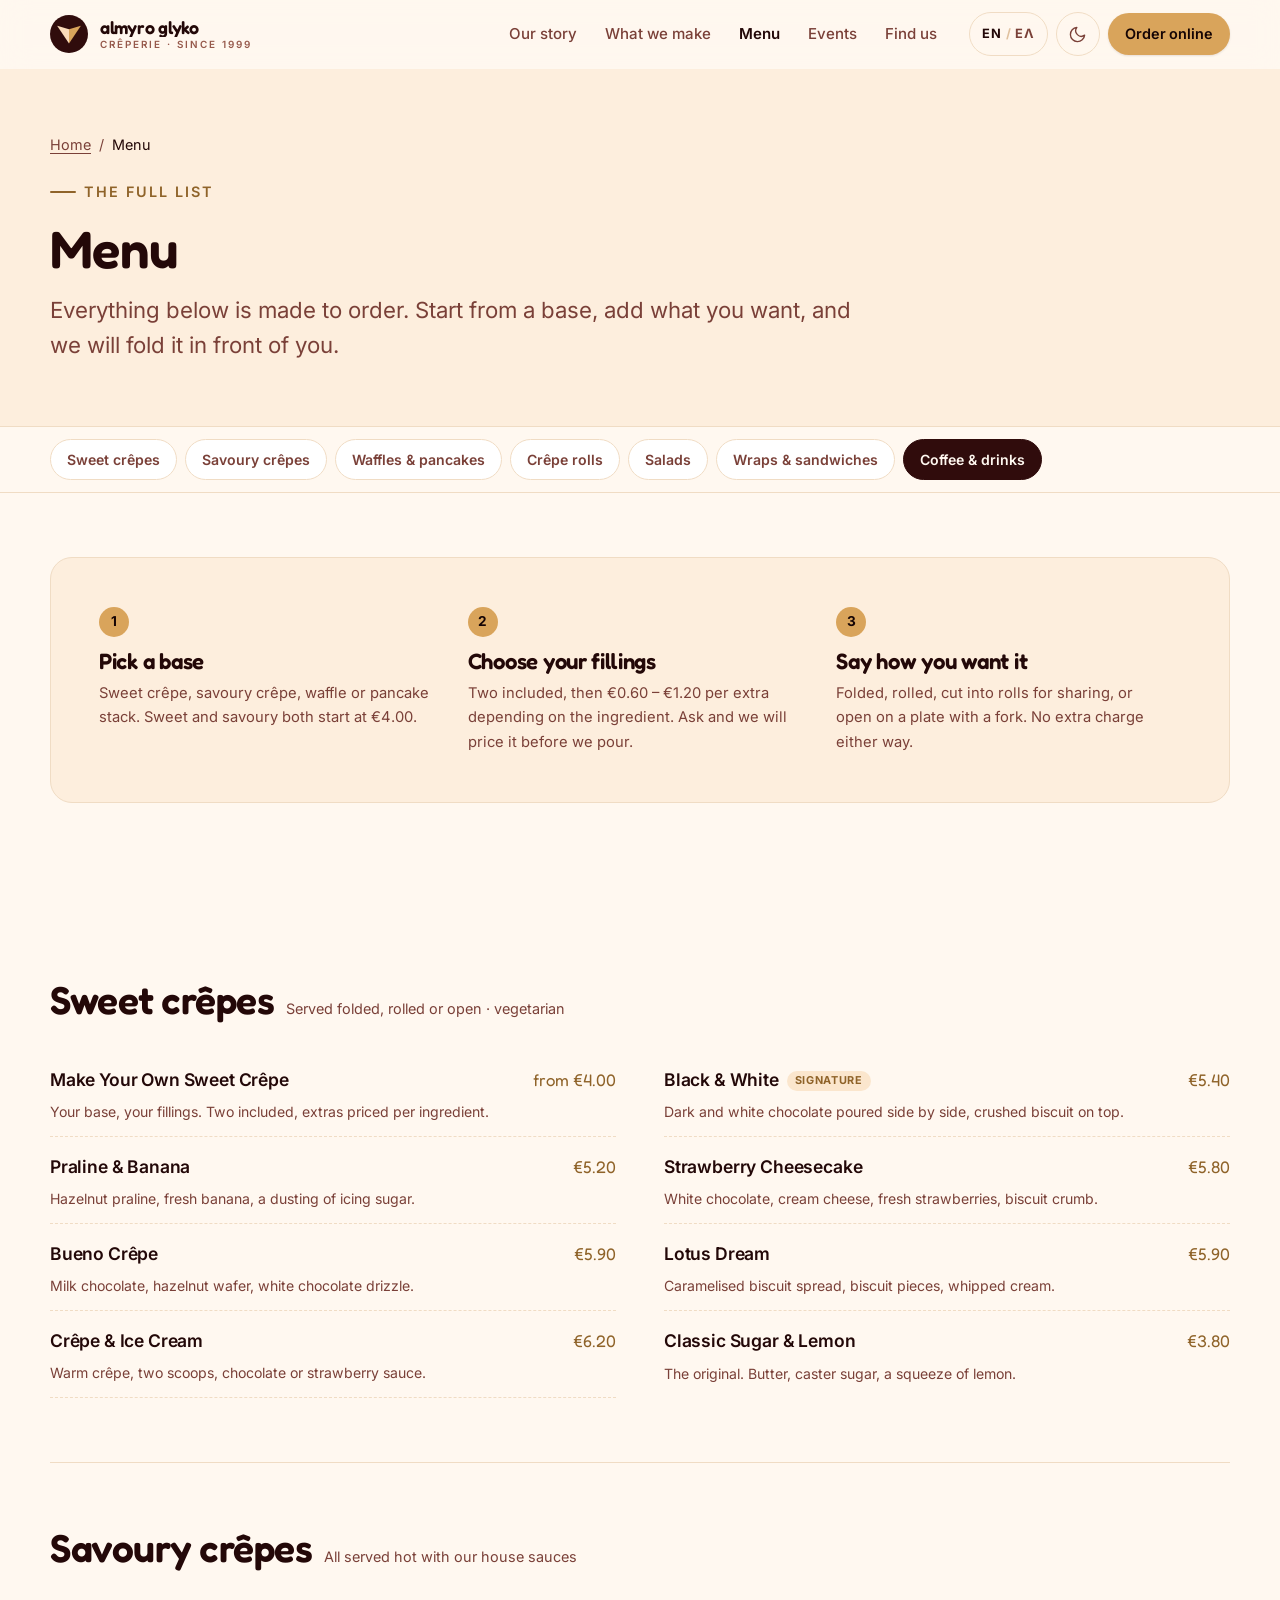
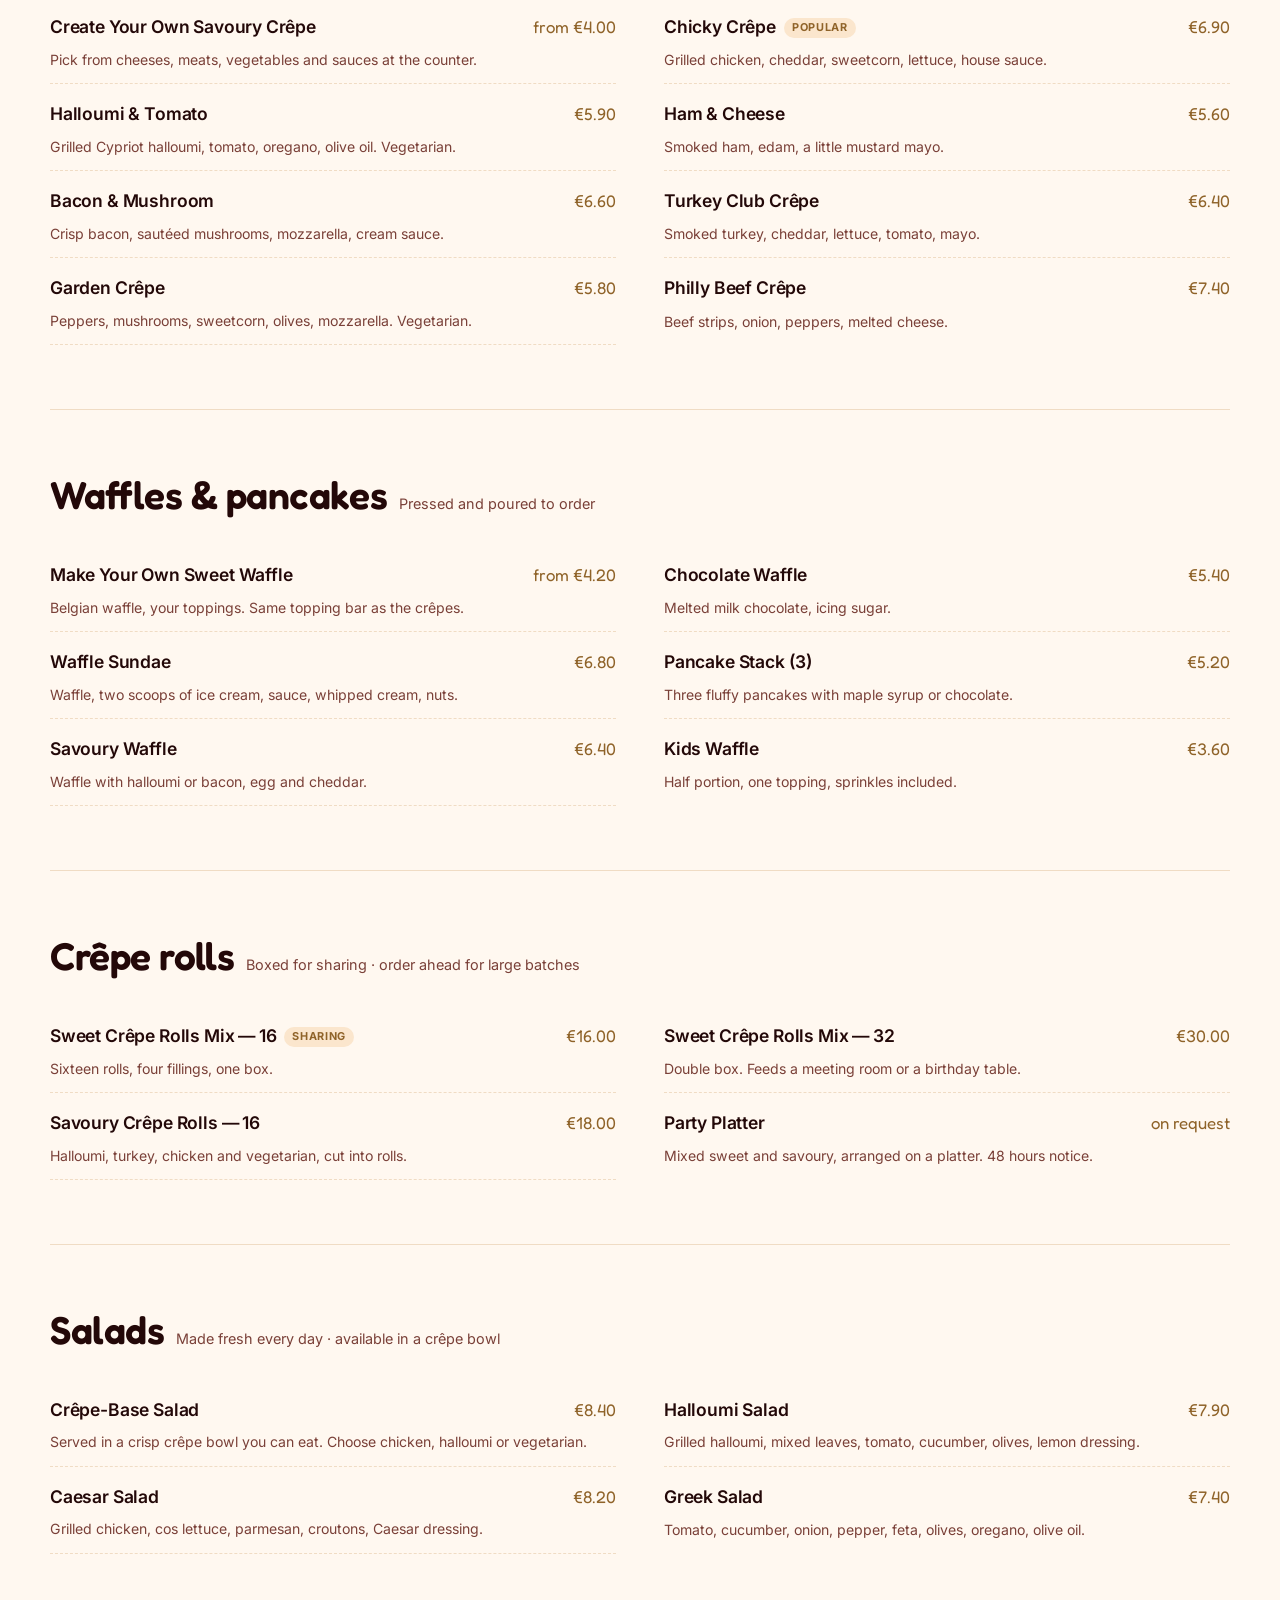
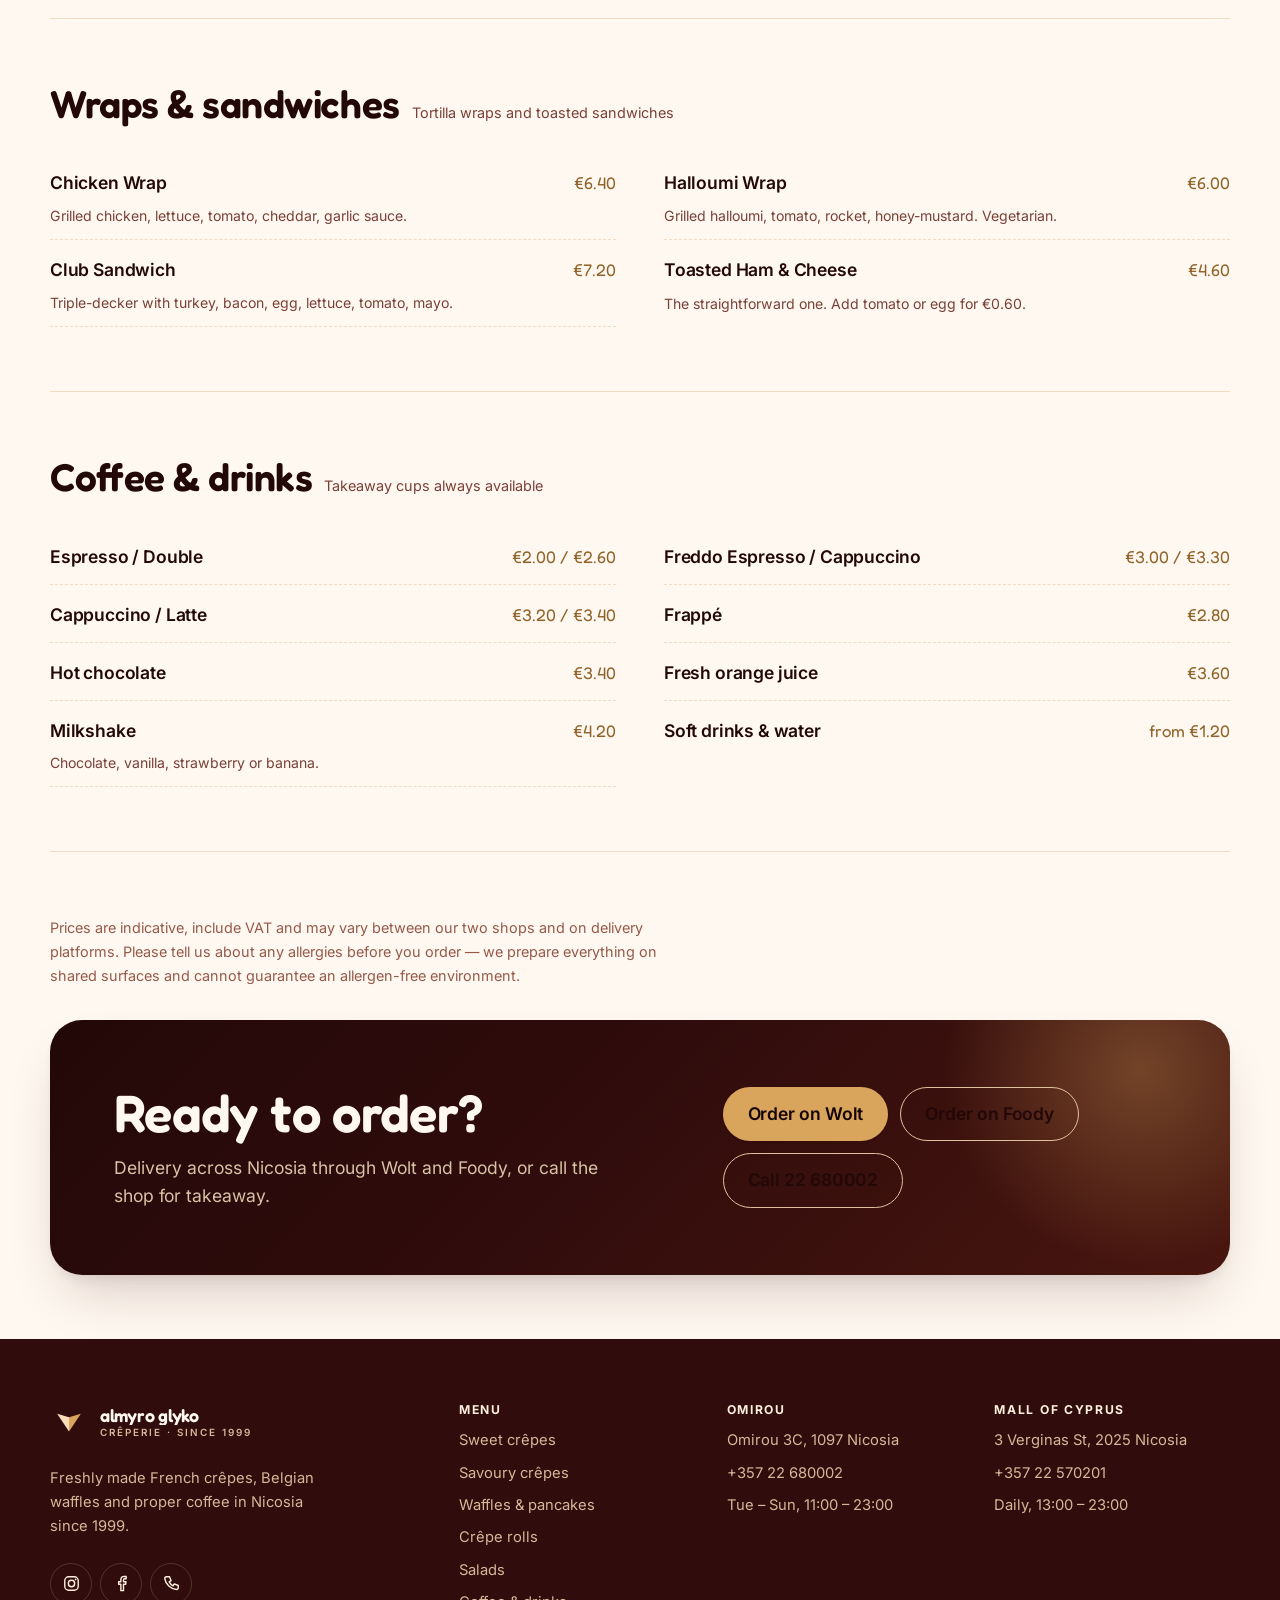
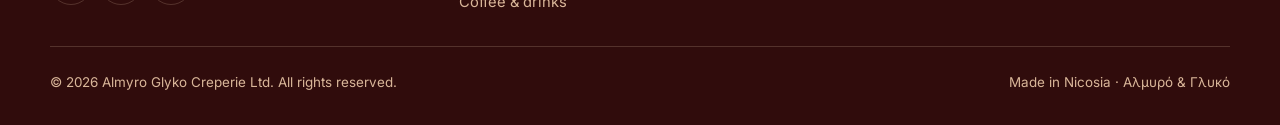
<file: menu.html>
<!DOCTYPE html>
<html lang="en" data-lang="en">
<head>
<meta charset="utf-8">
<meta name="viewport" content="width=device-width, initial-scale=1">
<title>Menu — Almyro Glyko Crêperie, Nicosia | Crêpes, Waffles, Salads &amp; Coffee</title>
<meta name="description" content="The full Almyro Glyko menu: build-your-own sweet and savoury crêpes, Belgian waffles, pancakes, crêpe rolls, crêpe-base salads, wraps, sandwiches, coffee and cold drinks. Nicosia, Cyprus.">
<meta name="theme-color" content="#300c0c" media="(prefers-color-scheme: light)">
<meta name="theme-color" content="#150404" media="(prefers-color-scheme: dark)">
<link rel="canonical" href="https://www.almyroglyko.com/menu.html">

<meta property="og:type" content="website">
<meta property="og:site_name" content="Almyro Glyko">
<meta property="og:title" content="Menu — Almyro Glyko Crêperie, Nicosia">
<meta property="og:description" content="Build-your-own sweet and savoury crêpes, Belgian waffles, pancakes, crêpe rolls, salads, wraps and coffee.">
<meta property="og:url" content="https://www.almyroglyko.com/menu.html">
<meta property="og:image" content="https://www.almyroglyko.com/assets/img/og.jpg">
<meta name="twitter:card" content="summary_large_image">

<link rel="icon" href="/favicon.svg" type="image/svg+xml">
<link rel="apple-touch-icon" href="/favicon.svg">
<link rel="manifest" href="/site.webmanifest">

<link rel="preload" href="/assets/fonts/fredoka-latin-X7n64b87HvSqjb_WIi2yDCRwoQ_k7367_DWu89U.woff2" as="font" type="font/woff2" crossorigin>
<link rel="preload" href="/assets/fonts/inter-latin-UcC73FwrK3iLTeHuS_nVMrMxCp50SjIa1ZL7.woff2" as="font" type="font/woff2" crossorigin>
<link rel="stylesheet" href="/assets/css/fonts.css">
<link rel="stylesheet" href="/assets/css/styles.css">

<script>
  (function () {
    document.documentElement.classList.add("js");
    try {
      var t = localStorage.getItem("ag-theme");
      if (t === "dark" || t === "light") document.documentElement.dataset.theme = t;
      var l = localStorage.getItem("ag-lang");
      if (l === "el" || l === "en") {
        document.documentElement.dataset.lang = l;
        document.documentElement.lang = l;
      }
    } catch (e) {}
  })();
</script>

<script type="application/ld+json">
{
  "@context": "https://schema.org",
  "@type": "Menu",
  "name": "Almyro Glyko menu",
  "inLanguage": "en",
  "url": "https://www.almyroglyko.com/menu.html",
  "hasMenuSection": [
    { "@type": "MenuSection", "name": "Sweet crêpes" },
    { "@type": "MenuSection", "name": "Savoury crêpes" },
    { "@type": "MenuSection", "name": "Waffles & pancakes" },
    { "@type": "MenuSection", "name": "Crêpe rolls" },
    { "@type": "MenuSection", "name": "Salads" },
    { "@type": "MenuSection", "name": "Wraps & sandwiches" },
    { "@type": "MenuSection", "name": "Coffee & drinks" }
  ]
}
</script>
</head>

<body>
<a class="skip-link" href="#main" data-en="Skip to content" data-el="Μετάβαση στο περιεχόμενο">Skip to content</a>

<header class="header" id="header">
  <div class="wrap header__inner">
    <a class="brand" href="/" aria-label="Almyro Glyko — home">
      <svg class="brand__mark" viewBox="0 0 64 64" role="img" aria-hidden="true" focusable="false">
        <circle cx="32" cy="32" r="32" fill="#300c0c"/>
        <path d="M12 18 32 24 32 48Z" fill="#fadcba"/>
        <path d="M32 24 52 18 32 48Z" fill="#d9a45b"/>
      </svg>
      <span class="brand__text">
        <span class="brand__name">Almyro Glyko</span>
        <span class="brand__tag" data-en="Crêperie · Since 1999" data-el="Κρεπερί · Από το 1999">Crêperie · Since 1999</span>
      </span>
    </a>

    <nav class="nav" aria-label="Main">
      <ul class="nav__list">
        <li><a class="nav__link" href="/#story" data-en="Our story" data-el="Η ιστορία μας">Our story</a></li>
        <li><a class="nav__link" href="/#kitchen" data-en="What we make" data-el="Τι φτιάχνουμε">What we make</a></li>
        <li><a class="nav__link" href="/menu.html" aria-current="page" data-en="Menu" data-el="Μενού">Menu</a></li>
        <li><a class="nav__link" href="/#events" data-en="Events" data-el="Εκδηλώσεις">Events</a></li>
        <li><a class="nav__link" href="/#find-us" data-en="Find us" data-el="Πού θα μας βρείτε">Find us</a></li>
      </ul>
    </nav>

    <div class="header__actions">
      <button class="icon-btn lang-toggle" type="button" id="lang-toggle" aria-label="Switch language to Greek">
        <span class="lang-toggle__on" data-lang-en>EN</span><span class="lang-toggle__sep">/</span><span data-lang-el>ΕΛ</span>
      </button>

      <button class="icon-btn" type="button" id="theme-toggle" aria-label="Switch to dark theme">
        <svg class="theme-toggle__moon" width="19" height="19" viewBox="0 0 24 24" fill="none" stroke="currentColor" stroke-width="1.7" stroke-linecap="round" stroke-linejoin="round" aria-hidden="true"><path d="M21 12.8A9 9 0 1 1 11.2 3a7 7 0 0 0 9.8 9.8Z"/></svg>
        <svg class="theme-toggle__sun" width="19" height="19" viewBox="0 0 24 24" fill="none" stroke="currentColor" stroke-width="1.7" stroke-linecap="round" stroke-linejoin="round" aria-hidden="true"><circle cx="12" cy="12" r="4.2"/><path d="M12 2v2.2M12 19.8V22M4.2 4.2l1.6 1.6M18.2 18.2l1.6 1.6M2 12h2.2M19.8 12H22M4.2 19.8l1.6-1.6M18.2 5.8l1.6-1.6"/></svg>
      </button>

      <a class="btn btn--accent btn--sm header__cta" href="/#order" data-en="Order online" data-el="Παραγγελία online">Order online</a>

      <button class="icon-btn menu-btn" type="button" id="menu-btn" aria-label="Open menu" aria-expanded="false" aria-controls="drawer">
        <svg width="20" height="20" viewBox="0 0 24 24" fill="none" stroke="currentColor" stroke-width="1.9" stroke-linecap="round" aria-hidden="true"><path d="M3.5 7h17M3.5 12h17M3.5 17h17"/></svg>
      </button>
    </div>
  </div>
</header>

<div class="drawer" id="drawer" data-open="false" role="dialog" aria-modal="true" aria-label="Site menu">
  <div class="wrap">
    <div class="drawer__top">
      <span class="brand__name">Almyro Glyko</span>
      <button class="icon-btn" type="button" id="drawer-close" aria-label="Close menu">
        <svg width="20" height="20" viewBox="0 0 24 24" fill="none" stroke="currentColor" stroke-width="1.9" stroke-linecap="round" aria-hidden="true"><path d="M6 6l12 12M18 6L6 18"/></svg>
      </button>
    </div>
    <ul class="drawer__list">
      <li><a class="drawer__link" href="/" data-en="Home" data-el="Αρχική">Home</a></li>
      <li><a class="drawer__link" href="#sweet" data-en="Sweet crêpes" data-el="Γλυκές κρέπες">Sweet crêpes</a></li>
      <li><a class="drawer__link" href="#savoury" data-en="Savoury crêpes" data-el="Αλμυρές κρέπες">Savoury crêpes</a></li>
      <li><a class="drawer__link" href="#waffles" data-en="Waffles &amp; pancakes" data-el="Βάφλες &amp; pancakes">Waffles &amp; pancakes</a></li>
      <li><a class="drawer__link" href="#rolls" data-en="Crêpe rolls" data-el="Crêpe rolls">Crêpe rolls</a></li>
      <li><a class="drawer__link" href="#salads" data-en="Salads" data-el="Σαλάτες">Salads</a></li>
      <li><a class="drawer__link" href="#wraps" data-en="Wraps &amp; sandwiches" data-el="Wraps &amp; σάντουιτς">Wraps &amp; sandwiches</a></li>
      <li><a class="drawer__link" href="#drinks" data-en="Coffee &amp; drinks" data-el="Καφές &amp; ροφήματα">Coffee &amp; drinks</a></li>
    </ul>
    <a class="btn btn--accent" href="/#order" data-en="Order online" data-el="Παραγγελία online">Order online</a>
  </div>
</div>

<main id="main">

  <!-- ====================== MENU HERO ====================== -->
  <section class="section section--tight" style="background: var(--bg-sunken); border-bottom: 1px solid var(--line)">
    <div class="wrap">
      <nav aria-label="Breadcrumb" style="margin-bottom: var(--sp-4)">
        <ol style="display:flex; gap:var(--sp-2); font-size:var(--step--1); color:var(--text-muted)">
          <li><a href="/" style="color:inherit" data-en="Home" data-el="Αρχική">Home</a></li>
          <li aria-hidden="true">/</li>
          <li aria-current="page" style="color:var(--text)" data-en="Menu" data-el="Μενού">Menu</li>
        </ol>
      </nav>

      <p class="eyebrow" data-en="The full list" data-el="Ολόκληρη η λίστα">The full list</p>
      <h1 style="font-size: var(--step-4); margin-bottom: var(--sp-4)" data-en="Menu" data-el="Μενού">Menu</h1>
      <p class="lede" data-en="Everything below is made to order. Start from a base, add what you want, and we will fold it in front of you." data-el="Όλα φτιάχνονται τη στιγμή. Ξεκινήστε από μια βάση, προσθέστε ό,τι θέλετε, και τη διπλώνουμε μπροστά σας.">Everything below is made to order. Start from a base, add what you want, and we will fold it in front of you.</p>
    </div>
  </section>

  <!-- ====================== CATEGORY NAV ====================== -->
  <nav class="menu-nav" aria-label="Menu sections">
    <div class="wrap menu-nav__scroll">
      <a class="menu-nav__link" href="#sweet" data-en="Sweet crêpes" data-el="Γλυκές κρέπες">Sweet crêpes</a>
      <a class="menu-nav__link" href="#savoury" data-en="Savoury crêpes" data-el="Αλμυρές κρέπες">Savoury crêpes</a>
      <a class="menu-nav__link" href="#waffles" data-en="Waffles &amp; pancakes" data-el="Βάφλες &amp; pancakes">Waffles &amp; pancakes</a>
      <a class="menu-nav__link" href="#rolls" data-en="Crêpe rolls" data-el="Crêpe rolls">Crêpe rolls</a>
      <a class="menu-nav__link" href="#salads" data-en="Salads" data-el="Σαλάτες">Salads</a>
      <a class="menu-nav__link" href="#wraps" data-en="Wraps &amp; sandwiches" data-el="Wraps &amp; σάντουιτς">Wraps &amp; sandwiches</a>
      <a class="menu-nav__link" href="#drinks" data-en="Coffee &amp; drinks" data-el="Καφές &amp; ροφήματα">Coffee &amp; drinks</a>
    </div>
  </nav>

  <div class="wrap">

    <!-- ====================== BUILD YOUR OWN ====================== -->
    <section class="section section--tight" aria-labelledby="builder-title">
      <h2 id="builder-title" class="visually-hidden" data-en="How to build your own" data-el="Πώς φτιάχνετε τη δική σας">How to build your own</h2>
      <div class="builder">
        <div class="builder__step">
          <span class="builder__num" aria-hidden="true">1</span>
          <h3 data-en="Pick a base" data-el="Διαλέξτε βάση">Pick a base</h3>
          <p data-en="Sweet crêpe, savoury crêpe, waffle or pancake stack. Sweet and savoury both start at €4.00." data-el="Γλυκιά κρέπα, αλμυρή κρέπα, βάφλα ή pancakes. Γλυκό και αλμυρό ξεκινούν από €4.00.">Sweet crêpe, savoury crêpe, waffle or pancake stack. Sweet and savoury both start at €4.00.</p>
        </div>
        <div class="builder__step">
          <span class="builder__num" aria-hidden="true">2</span>
          <h3 data-en="Choose your fillings" data-el="Επιλέξτε γεμίσεις">Choose your fillings</h3>
          <p data-en="Two included, then €0.60 – €1.20 per extra depending on the ingredient. Ask and we will price it before we pour." data-el="Δύο περιλαμβάνονται, μετά €0.60 – €1.20 ανά επιπλέον, ανάλογα με το υλικό. Ρωτήστε μας και σας λέμε την τιμή πριν ξεκινήσουμε.">Two included, then €0.60 – €1.20 per extra depending on the ingredient. Ask and we will price it before we pour.</p>
        </div>
        <div class="builder__step">
          <span class="builder__num" aria-hidden="true">3</span>
          <h3 data-en="Say how you want it" data-el="Πείτε μας πώς τη θέλετε">Say how you want it</h3>
          <p data-en="Folded, rolled, cut into rolls for sharing, or open on a plate with a fork. No extra charge either way." data-el="Διπλωμένη, σε ρολό, κομμένη σε rolls για μοίρασμα, ή ανοιχτή σε πιάτο με πιρούνι. Χωρίς επιπλέον χρέωση.">Folded, rolled, cut into rolls for sharing, or open on a plate with a fork. No extra charge either way.</p>
        </div>
      </div>
    </section>

    <!-- ====================== SWEET ====================== -->
    <section class="menu-group" id="sweet">
      <div class="menu-group__head">
        <h2 data-en="Sweet crêpes" data-el="Γλυκές κρέπες">Sweet crêpes</h2>
        <p class="menu-group__note" data-en="Served folded, rolled or open · vegetarian" data-el="Διπλωμένες, σε ρολό ή ανοιχτές · χορτοφαγικές">Served folded, rolled or open · vegetarian</p>
      </div>

      <ul class="menu-list menu-list--two">
        <li class="menu-item">
          <span class="menu-item__name" data-en="Make Your Own Sweet Crêpe" data-el="Φτιάξε τη δική σου γλυκιά κρέπα">Make Your Own Sweet Crêpe</span>
          <span class="menu-item__price">from €4.00</span>
          <span class="menu-item__desc" data-en="Your base, your fillings. Two included, extras priced per ingredient." data-el="Η βάση σας, οι γεμίσεις σας. Δύο περιλαμβάνονται, τα έξτρα χρεώνονται ανά υλικό.">Your base, your fillings. Two included, extras priced per ingredient.</span>
        </li>
        <li class="menu-item">
          <span class="menu-item__name">Black &amp; White<span class="menu-item__flag" data-en="Signature" data-el="Signature">Signature</span></span>
          <span class="menu-item__price">€5.40</span>
          <span class="menu-item__desc" data-en="Dark and white chocolate poured side by side, crushed biscuit on top." data-el="Μαύρη και λευκή σοκολάτα δίπλα-δίπλα, με θρυμματισμένο μπισκότο.">Dark and white chocolate poured side by side, crushed biscuit on top.</span>
        </li>
        <li class="menu-item">
          <span class="menu-item__name">Praline &amp; Banana</span>
          <span class="menu-item__price">€5.20</span>
          <span class="menu-item__desc" data-en="Hazelnut praline, fresh banana, a dusting of icing sugar." data-el="Πραλίνα φουντουκιού, φρέσκια μπανάνα, ζάχαρη άχνη.">Hazelnut praline, fresh banana, a dusting of icing sugar.</span>
        </li>
        <li class="menu-item">
          <span class="menu-item__name">Strawberry Cheesecake</span>
          <span class="menu-item__price">€5.80</span>
          <span class="menu-item__desc" data-en="White chocolate, cream cheese, fresh strawberries, biscuit crumb." data-el="Λευκή σοκολάτα, τυρί κρέμα, φρέσκες φράουλες, τρίμμα μπισκότου.">White chocolate, cream cheese, fresh strawberries, biscuit crumb.</span>
        </li>
        <li class="menu-item">
          <span class="menu-item__name">Bueno Crêpe</span>
          <span class="menu-item__price">€5.90</span>
          <span class="menu-item__desc" data-en="Milk chocolate, hazelnut wafer, white chocolate drizzle." data-el="Σοκολάτα γάλακτος, γκοφρέτα φουντουκιού, λευκή σοκολάτα.">Milk chocolate, hazelnut wafer, white chocolate drizzle.</span>
        </li>
        <li class="menu-item">
          <span class="menu-item__name">Lotus Dream</span>
          <span class="menu-item__price">€5.90</span>
          <span class="menu-item__desc" data-en="Caramelised biscuit spread, biscuit pieces, whipped cream." data-el="Άλειμμα καραμελωμένου μπισκότου, κομμάτια μπισκότου, σαντιγί.">Caramelised biscuit spread, biscuit pieces, whipped cream.</span>
        </li>
        <li class="menu-item">
          <span class="menu-item__name">Crêpe &amp; Ice Cream</span>
          <span class="menu-item__price">€6.20</span>
          <span class="menu-item__desc" data-en="Warm crêpe, two scoops, chocolate or strawberry sauce." data-el="Ζεστή κρέπα, δύο μπάλες παγωτό, σάλτσα σοκολάτας ή φράουλας.">Warm crêpe, two scoops, chocolate or strawberry sauce.</span>
        </li>
        <li class="menu-item">
          <span class="menu-item__name" data-en="Classic Sugar &amp; Lemon" data-el="Κλασική με ζάχαρη &amp; λεμόνι">Classic Sugar &amp; Lemon</span>
          <span class="menu-item__price">€3.80</span>
          <span class="menu-item__desc" data-en="The original. Butter, caster sugar, a squeeze of lemon." data-el="Η αυθεντική. Βούτυρο, ζάχαρη, λίγο λεμόνι.">The original. Butter, caster sugar, a squeeze of lemon.</span>
        </li>
      </ul>
    </section>

    <!-- ====================== SAVOURY ====================== -->
    <section class="menu-group" id="savoury">
      <div class="menu-group__head">
        <h2 data-en="Savoury crêpes" data-el="Αλμυρές κρέπες">Savoury crêpes</h2>
        <p class="menu-group__note" data-en="All served hot with our house sauces" data-el="Όλες σερβίρονται ζεστές με τις σάλτσες μας">All served hot with our house sauces</p>
      </div>

      <ul class="menu-list menu-list--two">
        <li class="menu-item">
          <span class="menu-item__name" data-en="Create Your Own Savoury Crêpe" data-el="Φτιάξε τη δική σου αλμυρή κρέπα">Create Your Own Savoury Crêpe</span>
          <span class="menu-item__price">from €4.00</span>
          <span class="menu-item__desc" data-en="Pick from cheeses, meats, vegetables and sauces at the counter." data-el="Διαλέξτε από τυριά, αλλαντικά, λαχανικά και σάλτσες στον πάγκο.">Pick from cheeses, meats, vegetables and sauces at the counter.</span>
        </li>
        <li class="menu-item">
          <span class="menu-item__name">Chicky Crêpe<span class="menu-item__flag" data-en="Popular" data-el="Δημοφιλές">Popular</span></span>
          <span class="menu-item__price">€6.90</span>
          <span class="menu-item__desc" data-en="Grilled chicken, cheddar, sweetcorn, lettuce, house sauce." data-el="Ψητό κοτόπουλο, τσένταρ, καλαμπόκι, μαρούλι, σάλτσα του καταστήματος.">Grilled chicken, cheddar, sweetcorn, lettuce, house sauce.</span>
        </li>
        <li class="menu-item">
          <span class="menu-item__name" data-en="Halloumi &amp; Tomato" data-el="Χαλλούμι &amp; ντομάτα">Halloumi &amp; Tomato</span>
          <span class="menu-item__price">€5.90</span>
          <span class="menu-item__desc" data-en="Grilled Cypriot halloumi, tomato, oregano, olive oil. Vegetarian." data-el="Ψητό κυπριακό χαλλούμι, ντομάτα, ρίγανη, ελαιόλαδο. Χορτοφαγικό.">Grilled Cypriot halloumi, tomato, oregano, olive oil. Vegetarian.</span>
        </li>
        <li class="menu-item">
          <span class="menu-item__name" data-en="Ham &amp; Cheese" data-el="Ζαμπόν &amp; τυρί">Ham &amp; Cheese</span>
          <span class="menu-item__price">€5.60</span>
          <span class="menu-item__desc" data-en="Smoked ham, edam, a little mustard mayo." data-el="Καπνιστό ζαμπόν, ένταμ, λίγη μουστάρδα-μαγιονέζα.">Smoked ham, edam, a little mustard mayo.</span>
        </li>
        <li class="menu-item">
          <span class="menu-item__name" data-en="Bacon &amp; Mushroom" data-el="Μπέικον &amp; μανιτάρια">Bacon &amp; Mushroom</span>
          <span class="menu-item__price">€6.60</span>
          <span class="menu-item__desc" data-en="Crisp bacon, sautéed mushrooms, mozzarella, cream sauce." data-el="Τραγανό μπέικον, σοταρισμένα μανιτάρια, μοτσαρέλα, σάλτσα κρέμας.">Crisp bacon, sautéed mushrooms, mozzarella, cream sauce.</span>
        </li>
        <li class="menu-item">
          <span class="menu-item__name" data-en="Turkey Club Crêpe" data-el="Turkey Club Crêpe">Turkey Club Crêpe</span>
          <span class="menu-item__price">€6.40</span>
          <span class="menu-item__desc" data-en="Smoked turkey, cheddar, lettuce, tomato, mayo." data-el="Καπνιστή γαλοπούλα, τσένταρ, μαρούλι, ντομάτα, μαγιονέζα.">Smoked turkey, cheddar, lettuce, tomato, mayo.</span>
        </li>
        <li class="menu-item">
          <span class="menu-item__name" data-en="Garden Crêpe" data-el="Garden Crêpe">Garden Crêpe</span>
          <span class="menu-item__price">€5.80</span>
          <span class="menu-item__desc" data-en="Peppers, mushrooms, sweetcorn, olives, mozzarella. Vegetarian." data-el="Πιπεριές, μανιτάρια, καλαμπόκι, ελιές, μοτσαρέλα. Χορτοφαγικό.">Peppers, mushrooms, sweetcorn, olives, mozzarella. Vegetarian.</span>
        </li>
        <li class="menu-item">
          <span class="menu-item__name" data-en="Philly Beef Crêpe" data-el="Philly Beef Crêpe">Philly Beef Crêpe</span>
          <span class="menu-item__price">€7.40</span>
          <span class="menu-item__desc" data-en="Beef strips, onion, peppers, melted cheese." data-el="Λωρίδες μοσχάρι, κρεμμύδι, πιπεριές, λιωμένο τυρί.">Beef strips, onion, peppers, melted cheese.</span>
        </li>
      </ul>
    </section>

    <!-- ====================== WAFFLES ====================== -->
    <section class="menu-group" id="waffles">
      <div class="menu-group__head">
        <h2 data-en="Waffles &amp; pancakes" data-el="Βάφλες &amp; pancakes">Waffles &amp; pancakes</h2>
        <p class="menu-group__note" data-en="Pressed and poured to order" data-el="Ψήνονται τη στιγμή">Pressed and poured to order</p>
      </div>

      <ul class="menu-list menu-list--two">
        <li class="menu-item">
          <span class="menu-item__name" data-en="Make Your Own Sweet Waffle" data-el="Φτιάξε τη δική σου γλυκιά βάφλα">Make Your Own Sweet Waffle</span>
          <span class="menu-item__price">from €4.20</span>
          <span class="menu-item__desc" data-en="Belgian waffle, your toppings. Same topping bar as the crêpes." data-el="Βελγική βάφλα, τα δικά σας toppings. Ίδια επιλογή με τις κρέπες.">Belgian waffle, your toppings. Same topping bar as the crêpes.</span>
        </li>
        <li class="menu-item">
          <span class="menu-item__name" data-en="Chocolate Waffle" data-el="Βάφλα σοκολάτα">Chocolate Waffle</span>
          <span class="menu-item__price">€5.40</span>
          <span class="menu-item__desc" data-en="Melted milk chocolate, icing sugar." data-el="Λιωμένη σοκολάτα γάλακτος, ζάχαρη άχνη.">Melted milk chocolate, icing sugar.</span>
        </li>
        <li class="menu-item">
          <span class="menu-item__name" data-en="Waffle Sundae" data-el="Waffle Sundae">Waffle Sundae</span>
          <span class="menu-item__price">€6.80</span>
          <span class="menu-item__desc" data-en="Waffle, two scoops of ice cream, sauce, whipped cream, nuts." data-el="Βάφλα, δύο μπάλες παγωτό, σάλτσα, σαντιγί, ξηροί καρποί.">Waffle, two scoops of ice cream, sauce, whipped cream, nuts.</span>
        </li>
        <li class="menu-item">
          <span class="menu-item__name" data-en="Pancake Stack (3)" data-el="Pancakes (3)">Pancake Stack (3)</span>
          <span class="menu-item__price">€5.20</span>
          <span class="menu-item__desc" data-en="Three fluffy pancakes with maple syrup or chocolate." data-el="Τρία αφράτα pancakes με σιρόπι σφενδάμου ή σοκολάτα.">Three fluffy pancakes with maple syrup or chocolate.</span>
        </li>
        <li class="menu-item">
          <span class="menu-item__name" data-en="Savoury Waffle" data-el="Αλμυρή βάφλα">Savoury Waffle</span>
          <span class="menu-item__price">€6.40</span>
          <span class="menu-item__desc" data-en="Waffle with halloumi or bacon, egg and cheddar." data-el="Βάφλα με χαλλούμι ή μπέικον, αυγό και τσένταρ.">Waffle with halloumi or bacon, egg and cheddar.</span>
        </li>
        <li class="menu-item">
          <span class="menu-item__name" data-en="Kids Waffle" data-el="Παιδική βάφλα">Kids Waffle</span>
          <span class="menu-item__price">€3.60</span>
          <span class="menu-item__desc" data-en="Half portion, one topping, sprinkles included." data-el="Μισή μερίδα, ένα topping, με τρουφάκια.">Half portion, one topping, sprinkles included.</span>
        </li>
      </ul>
    </section>

    <!-- ====================== ROLLS ====================== -->
    <section class="menu-group" id="rolls">
      <div class="menu-group__head">
        <h2 data-en="Crêpe rolls" data-el="Crêpe rolls">Crêpe rolls</h2>
        <p class="menu-group__note" data-en="Boxed for sharing · order ahead for large batches" data-el="Σε κουτί για μοίρασμα · παραγγείλετε νωρίτερα για μεγάλες ποσότητες">Boxed for sharing · order ahead for large batches</p>
      </div>

      <ul class="menu-list menu-list--two">
        <li class="menu-item">
          <span class="menu-item__name">Sweet Crêpe Rolls Mix — 16<span class="menu-item__flag" data-en="Sharing" data-el="Για μοίρασμα">Sharing</span></span>
          <span class="menu-item__price">€16.00</span>
          <span class="menu-item__desc" data-en="Sixteen rolls, four fillings, one box." data-el="Δεκαέξι ρολά, τέσσερις γεμίσεις, ένα κουτί.">Sixteen rolls, four fillings, one box.</span>
        </li>
        <li class="menu-item">
          <span class="menu-item__name">Sweet Crêpe Rolls Mix — 32</span>
          <span class="menu-item__price">€30.00</span>
          <span class="menu-item__desc" data-en="Double box. Feeds a meeting room or a birthday table." data-el="Διπλό κουτί. Καλύπτει μια σύσκεψη ή ένα τραπέζι γενεθλίων.">Double box. Feeds a meeting room or a birthday table.</span>
        </li>
        <li class="menu-item">
          <span class="menu-item__name">Savoury Crêpe Rolls — 16</span>
          <span class="menu-item__price">€18.00</span>
          <span class="menu-item__desc" data-en="Halloumi, turkey, chicken and vegetarian, cut into rolls." data-el="Χαλλούμι, γαλοπούλα, κοτόπουλο και χορτοφαγικά, κομμένα σε ρολά.">Halloumi, turkey, chicken and vegetarian, cut into rolls.</span>
        </li>
        <li class="menu-item">
          <span class="menu-item__name" data-en="Party Platter" data-el="Party Platter">Party Platter</span>
          <span class="menu-item__price" data-en="on request" data-el="κατόπιν αιτήματος">on request</span>
          <span class="menu-item__desc" data-en="Mixed sweet and savoury, arranged on a platter. 48 hours notice." data-el="Ανάμεικτα γλυκά και αλμυρά, σε πλατό. Προειδοποίηση 48 ωρών.">Mixed sweet and savoury, arranged on a platter. 48 hours notice.</span>
        </li>
      </ul>
    </section>

    <!-- ====================== SALADS ====================== -->
    <section class="menu-group" id="salads">
      <div class="menu-group__head">
        <h2 data-en="Salads" data-el="Σαλάτες">Salads</h2>
        <p class="menu-group__note" data-en="Made fresh every day · available in a crêpe bowl" data-el="Φρέσκες κάθε μέρα · διαθέσιμες σε μπολ από κρέπα">Made fresh every day · available in a crêpe bowl</p>
      </div>

      <ul class="menu-list menu-list--two">
        <li class="menu-item">
          <span class="menu-item__name" data-en="Crêpe-Base Salad" data-el="Σαλάτα σε βάση κρέπας">Crêpe-Base Salad<span class="menu-item__flag" data-en="Signature" data-el="Signature">Signature</span></span>
          <span class="menu-item__price">€8.40</span>
          <span class="menu-item__desc" data-en="Served in a crisp crêpe bowl you can eat. Choose chicken, halloumi or vegetarian." data-el="Σερβίρεται σε τραγανό μπολ από κρέπα που τρώγεται. Επιλογή κοτόπουλο, χαλλούμι ή χορτοφαγική.">Served in a crisp crêpe bowl you can eat. Choose chicken, halloumi or vegetarian.</span>
        </li>
        <li class="menu-item">
          <span class="menu-item__name" data-en="Halloumi Salad" data-el="Σαλάτα με χαλλούμι">Halloumi Salad</span>
          <span class="menu-item__price">€7.90</span>
          <span class="menu-item__desc" data-en="Grilled halloumi, mixed leaves, tomato, cucumber, olives, lemon dressing." data-el="Ψητό χαλλούμι, ανάμεικτα πράσινα, ντομάτα, αγγούρι, ελιές, λεμονάτο dressing.">Grilled halloumi, mixed leaves, tomato, cucumber, olives, lemon dressing.</span>
        </li>
        <li class="menu-item">
          <span class="menu-item__name" data-en="Caesar Salad" data-el="Σαλάτα Caesar">Caesar Salad</span>
          <span class="menu-item__price">€8.20</span>
          <span class="menu-item__desc" data-en="Grilled chicken, cos lettuce, parmesan, croutons, Caesar dressing." data-el="Ψητό κοτόπουλο, μαρούλι, παρμεζάνα, κρουτόν, dressing Caesar.">Grilled chicken, cos lettuce, parmesan, croutons, Caesar dressing.</span>
        </li>
        <li class="menu-item">
          <span class="menu-item__name" data-en="Greek Salad" data-el="Χωριάτικη σαλάτα">Greek Salad</span>
          <span class="menu-item__price">€7.40</span>
          <span class="menu-item__desc" data-en="Tomato, cucumber, onion, pepper, feta, olives, oregano, olive oil." data-el="Ντομάτα, αγγούρι, κρεμμύδι, πιπεριά, φέτα, ελιές, ρίγανη, ελαιόλαδο.">Tomato, cucumber, onion, pepper, feta, olives, oregano, olive oil.</span>
        </li>
      </ul>
    </section>

    <!-- ====================== WRAPS ====================== -->
    <section class="menu-group" id="wraps">
      <div class="menu-group__head">
        <h2 data-en="Wraps &amp; sandwiches" data-el="Wraps &amp; σάντουιτς">Wraps &amp; sandwiches</h2>
        <p class="menu-group__note" data-en="Tortilla wraps and toasted sandwiches" data-el="Wraps σε τορτίγια και τοστ">Tortilla wraps and toasted sandwiches</p>
      </div>

      <ul class="menu-list menu-list--two">
        <li class="menu-item">
          <span class="menu-item__name" data-en="Chicken Wrap" data-el="Wrap κοτόπουλο">Chicken Wrap</span>
          <span class="menu-item__price">€6.40</span>
          <span class="menu-item__desc" data-en="Grilled chicken, lettuce, tomato, cheddar, garlic sauce." data-el="Ψητό κοτόπουλο, μαρούλι, ντομάτα, τσένταρ, σκορδαλιά.">Grilled chicken, lettuce, tomato, cheddar, garlic sauce.</span>
        </li>
        <li class="menu-item">
          <span class="menu-item__name" data-en="Halloumi Wrap" data-el="Wrap χαλλούμι">Halloumi Wrap</span>
          <span class="menu-item__price">€6.00</span>
          <span class="menu-item__desc" data-en="Grilled halloumi, tomato, rocket, honey-mustard. Vegetarian." data-el="Ψητό χαλλούμι, ντομάτα, ρόκα, μέλι-μουστάρδα. Χορτοφαγικό.">Grilled halloumi, tomato, rocket, honey-mustard. Vegetarian.</span>
        </li>
        <li class="menu-item">
          <span class="menu-item__name" data-en="Club Sandwich" data-el="Club Sandwich">Club Sandwich</span>
          <span class="menu-item__price">€7.20</span>
          <span class="menu-item__desc" data-en="Triple-decker with turkey, bacon, egg, lettuce, tomato, mayo." data-el="Τριώροφο με γαλοπούλα, μπέικον, αυγό, μαρούλι, ντομάτα, μαγιονέζα.">Triple-decker with turkey, bacon, egg, lettuce, tomato, mayo.</span>
        </li>
        <li class="menu-item">
          <span class="menu-item__name" data-en="Toasted Ham &amp; Cheese" data-el="Τοστ ζαμπόν &amp; τυρί">Toasted Ham &amp; Cheese</span>
          <span class="menu-item__price">€4.60</span>
          <span class="menu-item__desc" data-en="The straightforward one. Add tomato or egg for €0.60." data-el="Το απλό και σωστό. Προσθέστε ντομάτα ή αυγό για €0.60.">The straightforward one. Add tomato or egg for €0.60.</span>
        </li>
      </ul>
    </section>

    <!-- ====================== DRINKS ====================== -->
    <section class="menu-group" id="drinks">
      <div class="menu-group__head">
        <h2 data-en="Coffee &amp; drinks" data-el="Καφές &amp; ροφήματα">Coffee &amp; drinks</h2>
        <p class="menu-group__note" data-en="Takeaway cups always available" data-el="Πάντα διαθέσιμα σε ποτήρι takeaway">Takeaway cups always available</p>
      </div>

      <ul class="menu-list menu-list--two">
        <li class="menu-item">
          <span class="menu-item__name">Espresso / Double</span>
          <span class="menu-item__price">€2.00 / €2.60</span>
        </li>
        <li class="menu-item">
          <span class="menu-item__name">Freddo Espresso / Cappuccino</span>
          <span class="menu-item__price">€3.00 / €3.30</span>
        </li>
        <li class="menu-item">
          <span class="menu-item__name">Cappuccino / Latte</span>
          <span class="menu-item__price">€3.20 / €3.40</span>
        </li>
        <li class="menu-item">
          <span class="menu-item__name" data-en="Frappé" data-el="Φραπέ">Frappé</span>
          <span class="menu-item__price">€2.80</span>
        </li>
        <li class="menu-item">
          <span class="menu-item__name" data-en="Hot chocolate" data-el="Ζεστή σοκολάτα">Hot chocolate</span>
          <span class="menu-item__price">€3.40</span>
        </li>
        <li class="menu-item">
          <span class="menu-item__name" data-en="Fresh orange juice" data-el="Φρέσκος χυμός πορτοκάλι">Fresh orange juice</span>
          <span class="menu-item__price">€3.60</span>
        </li>
        <li class="menu-item">
          <span class="menu-item__name">Milkshake</span>
          <span class="menu-item__price">€4.20</span>
          <span class="menu-item__desc" data-en="Chocolate, vanilla, strawberry or banana." data-el="Σοκολάτα, βανίλια, φράουλα ή μπανάνα.">Chocolate, vanilla, strawberry or banana.</span>
        </li>
        <li class="menu-item">
          <span class="menu-item__name" data-en="Soft drinks &amp; water" data-el="Αναψυκτικά &amp; νερό">Soft drinks &amp; water</span>
          <span class="menu-item__price">from €1.20</span>
        </li>
      </ul>
    </section>

    <!-- ====================== NOTES + CTA ====================== -->
    <section class="section section--tight">
      <p class="note" style="margin-bottom: var(--sp-6); max-width: 70ch" data-en="Prices are indicative, include VAT and may vary between our two shops and on delivery platforms. Please tell us about any allergies before you order — we prepare everything on shared surfaces and cannot guarantee an allergen-free environment." data-el="Οι τιμές είναι ενδεικτικές, περιλαμβάνουν ΦΠΑ και ενδέχεται να διαφέρουν ανάμεσα στα δύο καταστήματα και στις πλατφόρμες delivery. Παρακαλούμε ενημερώστε μας για τυχόν αλλεργίες πριν παραγγείλετε — όλα ετοιμάζονται σε κοινές επιφάνειες και δεν μπορούμε να εγγυηθούμε περιβάλλον χωρίς αλλεργιογόνα.">Prices are indicative, include VAT and may vary between our two shops and on delivery platforms. Please tell us about any allergies before you order — we prepare everything on shared surfaces and cannot guarantee an allergen-free environment.</p>

      <div class="order-band">
        <div>
          <h2 data-en="Ready to order?" data-el="Έτοιμοι να παραγγείλετε;">Ready to order?</h2>
          <p data-en="Delivery across Nicosia through Wolt and Foody, or call the shop for takeaway." data-el="Delivery σε όλη τη Λευκωσία μέσω Wolt και Foody, ή καλέστε το κατάστημα για takeaway.">Delivery across Nicosia through Wolt and Foody, or call the shop for takeaway.</p>
        </div>
        <div class="btn-row">
          <a class="btn btn--accent" href="https://wolt.com/en/cyp/nicosia/restaurant/almyro-glyko-center" rel="noopener">Order on Wolt</a>
          <a class="btn btn--ghost" href="https://www.foody.com.cy/delivery/menu/almyro-glyko" rel="noopener">Order on Foody</a>
          <a class="btn btn--ghost" href="tel:+35722680002" data-en="Call 22 680002" data-el="Καλέστε 22 680002">Call 22 680002</a>
        </div>
      </div>
    </section>
  </div>
</main>

<footer class="footer">
  <div class="wrap">
    <div class="footer__grid">
      <div>
        <a class="brand" href="/" aria-label="Almyro Glyko — home">
          <svg class="brand__mark" viewBox="0 0 64 64" role="img" aria-hidden="true" focusable="false">
            <circle cx="32" cy="32" r="32" fill="#300c0c"/>
            <path d="M12 18 32 24 32 48Z" fill="#fadcba"/>
            <path d="M32 24 52 18 32 48Z" fill="#d9a45b"/>
          </svg>
          <span class="brand__text">
            <span class="brand__name">Almyro Glyko</span>
            <span class="brand__tag" data-en="Crêperie · Since 1999" data-el="Κρεπερί · Από το 1999">Crêperie · Since 1999</span>
          </span>
        </a>
        <p class="footer__about" data-en="Freshly made French crêpes, Belgian waffles and proper coffee in Nicosia since 1999." data-el="Φρεσκοφτιαγμένες γαλλικές κρέπες, βελγικές βάφλες και σωστός καφές στη Λευκωσία από το 1999.">Freshly made French crêpes, Belgian waffles and proper coffee in Nicosia since 1999.</p>

        <div class="socials">
          <a href="https://www.instagram.com/almyroglyko/" rel="noopener" aria-label="Almyro Glyko on Instagram">
            <svg width="19" height="19" viewBox="0 0 24 24" fill="none" stroke="currentColor" stroke-width="1.8" aria-hidden="true"><rect x="3.5" y="3.5" width="17" height="17" rx="5"/><circle cx="12" cy="12" r="4"/><circle cx="17.2" cy="6.8" r="1.1" fill="currentColor" stroke="none"/></svg>
          </a>
          <a href="https://www.facebook.com/AlmyroGlykoCreperie/" rel="noopener" aria-label="Almyro Glyko on Facebook">
            <svg width="19" height="19" viewBox="0 0 24 24" fill="none" stroke="currentColor" stroke-width="1.8" stroke-linecap="round" stroke-linejoin="round" aria-hidden="true"><path d="M14.5 21v-8h2.7l.5-3.2h-3.2V7.7c0-.9.3-1.6 1.7-1.6h1.7V3.2A22 22 0 0 0 15.4 3c-2.5 0-4.2 1.5-4.2 4.3v2.5H8.4V13h2.8v8Z"/></svg>
          </a>
          <a href="tel:+35722680002" aria-label="Call Almyro Glyko">
            <svg width="19" height="19" viewBox="0 0 24 24" fill="none" stroke="currentColor" stroke-width="1.8" stroke-linecap="round" stroke-linejoin="round" aria-hidden="true"><path d="M6.5 3.5h3l2 5-2.5 1.5a12 12 0 0 0 5 5L15.5 12.5l5 2v3a2 2 0 0 1-2.2 2A16.5 16.5 0 0 1 3.5 5.7a2 2 0 0 1 2-2.2Z"/></svg>
          </a>
        </div>
      </div>

      <div>
        <h3 data-en="Menu" data-el="Μενού">Menu</h3>
        <ul class="footer__list">
          <li><a href="#sweet" data-en="Sweet crêpes" data-el="Γλυκές κρέπες">Sweet crêpes</a></li>
          <li><a href="#savoury" data-en="Savoury crêpes" data-el="Αλμυρές κρέπες">Savoury crêpes</a></li>
          <li><a href="#waffles" data-en="Waffles &amp; pancakes" data-el="Βάφλες &amp; pancakes">Waffles &amp; pancakes</a></li>
          <li><a href="#rolls" data-en="Crêpe rolls" data-el="Crêpe rolls">Crêpe rolls</a></li>
          <li><a href="#salads" data-en="Salads" data-el="Σαλάτες">Salads</a></li>
          <li><a href="#drinks" data-en="Coffee &amp; drinks" data-el="Καφές &amp; ροφήματα">Coffee &amp; drinks</a></li>
        </ul>
      </div>

      <div>
        <h3 data-en="Omirou" data-el="Ομήρου">Omirou</h3>
        <ul class="footer__list">
          <li>Omirou 3C, 1097 Nicosia</li>
          <li><a href="tel:+35722680002">+357 22 680002</a></li>
          <li data-en="Tue – Sun, 11:00 – 23:00" data-el="Τρί – Κυρ, 11:00 – 23:00">Tue – Sun, 11:00 – 23:00</li>
        </ul>
      </div>

      <div>
        <h3 data-en="Mall of Cyprus" data-el="Mall of Cyprus">Mall of Cyprus</h3>
        <ul class="footer__list">
          <li>3 Verginas St, 2025 Nicosia</li>
          <li><a href="tel:+35722570201">+357 22 570201</a></li>
          <li data-en="Daily, 13:00 – 23:00" data-el="Καθημερινά, 13:00 – 23:00">Daily, 13:00 – 23:00</li>
        </ul>
      </div>
    </div>

    <div class="footer__bottom">
      <p>&copy; <span id="year">2026</span> Almyro Glyko Creperie Ltd. <span data-en="All rights reserved." data-el="Με επιφύλαξη παντός δικαιώματος.">All rights reserved.</span></p>
      <p data-en="Made in Nicosia · Αλμυρό &amp; Γλυκό" data-el="Φτιαγμένο στη Λευκωσία · Αλμυρό &amp; Γλυκό">Made in Nicosia · <span lang="el">Αλμυρό &amp; Γλυκό</span></p>
    </div>
  </div>
</footer>

<script src="/assets/js/main.js" defer></script>
</body>
</html>
</file>
<file: assets/css/fonts.css>
/* ==========================================================================
   Self-hosted brand fonts — no third-party request at runtime.
   Fredoka matches the logo wordmark; Comfortaa carries Greek display
   glyphs (Fredoka has none); Inter is the body face.
   ========================================================================== */

@font-face {
  font-family: 'Fredoka';
  font-style: normal;
  font-weight: 400 700;
  font-stretch: 100%;
  font-display: swap;
  src: url(/assets/fonts/fredoka-latin-ext-X7n64b87HvSqjb_WIi2yDCRwoQ_k7367_DWg89XyHw.woff2) format('woff2');
  unicode-range: U+0100-02BA, U+02BD-02C5, U+02C7-02CC, U+02CE-02D7, U+02DD-02FF, U+0304, U+0308, U+0329, U+1D00-1DBF, U+1E00-1E9F, U+1EF2-1EFF, U+2020, U+20A0-20AB, U+20AD-20C0, U+2113, U+2C60-2C7F, U+A720-A7FF;
}

@font-face {
  font-family: 'Fredoka';
  font-style: normal;
  font-weight: 400 700;
  font-stretch: 100%;
  font-display: swap;
  src: url(/assets/fonts/fredoka-latin-X7n64b87HvSqjb_WIi2yDCRwoQ_k7367_DWu89U.woff2) format('woff2');
  unicode-range: U+0000-00FF, U+0131, U+0152-0153, U+02BB-02BC, U+02C6, U+02DA, U+02DC, U+0304, U+0308, U+0329, U+2000-206F, U+20AC, U+2122, U+2191, U+2193, U+2212, U+2215, U+FEFF, U+FFFD;
}

@font-face {
  font-family: 'Comfortaa';
  font-style: normal;
  font-weight: 400 700;
  font-display: swap;
  src: url(/assets/fonts/comfortaa-greek-1PtCg8LJRfWJmhDAuUsSQamb1W0lwk4S4WjMXL830efAesmwYSFoxBEM_I2udQ.woff2) format('woff2');
  unicode-range: U+0370-0377, U+037A-037F, U+0384-038A, U+038C, U+038E-03A1, U+03A3-03FF;
}

@font-face {
  font-family: 'Inter';
  font-style: normal;
  font-weight: 100 900;
  font-display: swap;
  src: url(/assets/fonts/inter-greek-UcC73FwrK3iLTeHuS_nVMrMxCp50SjIa1pL7SUc.woff2) format('woff2');
  unicode-range: U+0370-0377, U+037A-037F, U+0384-038A, U+038C, U+038E-03A1, U+03A3-03FF;
}

@font-face {
  font-family: 'Inter';
  font-style: normal;
  font-weight: 100 900;
  font-display: swap;
  src: url(/assets/fonts/inter-latin-ext-UcC73FwrK3iLTeHuS_nVMrMxCp50SjIa25L7SUc.woff2) format('woff2');
  unicode-range: U+0100-02BA, U+02BD-02C5, U+02C7-02CC, U+02CE-02D7, U+02DD-02FF, U+0304, U+0308, U+0329, U+1D00-1DBF, U+1E00-1E9F, U+1EF2-1EFF, U+2020, U+20A0-20AB, U+20AD-20C0, U+2113, U+2C60-2C7F, U+A720-A7FF;
}

@font-face {
  font-family: 'Inter';
  font-style: normal;
  font-weight: 100 900;
  font-display: swap;
  src: url(/assets/fonts/inter-latin-UcC73FwrK3iLTeHuS_nVMrMxCp50SjIa1ZL7.woff2) format('woff2');
  unicode-range: U+0000-00FF, U+0131, U+0152-0153, U+02BB-02BC, U+02C6, U+02DA, U+02DC, U+0304, U+0308, U+0329, U+2000-206F, U+20AC, U+2122, U+2191, U+2193, U+2212, U+2215, U+FEFF, U+FFFD;
}
</file>
<file: assets/css/styles.css>
/* ==========================================================================
   Almyro Glyko — design system
   Palette sampled from the brand mark: deep oxblood ground, peachy cream
   wordmark, caramel gold on the right half of the heart.
   Change the four --brand-* primitives below to re-theme the entire site.
   ========================================================================== */

/* --------------------------------------------------------------------------
   1. Tokens
   -------------------------------------------------------------------------- */

:root {
  /* ---- Primitive palette (the only place raw colour lives) ----
     Sampled straight off the logo: the circle ground, the wordmark,
     and the gold half of the heart. */
  --brand-maroon: #300c0c;
  --brand-cream: #fadcba;
  --brand-gold: #d9a45b;
  --brand-berry: #c2492f;

  --maroon-900: #150404;
  --maroon-800: #230808;
  --maroon-700: #300c0c;
  --maroon-600: #48160f;
  --maroon-500: #7a4038;
  --maroon-400: #96594b;
  --maroon-300: #b87f6f;

  --cream-50: #fff8f0;
  --cream-100: #fdeedd;
  --cream-200: #fadcba;
  --cream-300: #f0c79c;

  --gold-300: #f0c288;
  --gold-400: #e3b573;
  --gold-500: #d9a45b;
  --gold-600: #b9853e;
  --gold-700: #8f6329;

  --berry-500: #c2492f;
  --berry-600: #9d3520;

  /* ---- Semantic tokens: light (default) ---- */
  --bg: var(--cream-50);
  --bg-sunken: var(--cream-100);
  --bg-raised: #ffffff;
  --bg-inverse: var(--maroon-700);
  --bg-accent-soft: #fbe6cd;

  --text: var(--maroon-800);
  --text-muted: var(--maroon-500);
  --text-subtle: var(--maroon-400);
  --text-on-inverse: var(--cream-100);
  --text-on-inverse-muted: #d9b699;

  --accent: var(--gold-700);
  --accent-hover: var(--gold-600);
  --accent-decor: var(--gold-500);
  --accent-contrast: #ffffff;

  /* The primary button is a dark pill on cream; in dark mode that would
     vanish into the oxblood ground, so it flips to a cream pill. */
  --btn-primary-bg: var(--maroon-700);
  --btn-primary-bg-hover: var(--maroon-600);
  --btn-primary-fg: var(--cream-50);

  --line: #f0dcc4;
  --line-strong: #e0c19f;
  --line-inverse: rgba(250, 220, 186, 0.18);

  --focus: var(--maroon-700);
  --focus-inverse: var(--gold-300);

  --shadow-sm: 0 1px 2px rgba(48, 12, 12, 0.06),
    0 1px 3px rgba(48, 12, 12, 0.05);
  --shadow-md: 0 4px 6px -2px rgba(48, 12, 12, 0.06),
    0 12px 24px -8px rgba(48, 12, 12, 0.14);
  --shadow-lg: 0 8px 12px -4px rgba(48, 12, 12, 0.08),
    0 28px 56px -16px rgba(48, 12, 12, 0.2);

  /* ---- Type ----
     Fredoka is the closest free match to the logo's rounded geometric
     wordmark; it has no Greek, so Comfortaa (same family of shapes)
     picks up Greek glyphs behind it. */
  --font-display: "Fredoka", "Comfortaa", "Trebuchet MS", ui-rounded,
    "Segoe UI", system-ui, sans-serif;
  --font-sans: "Inter", ui-sans-serif, system-ui, -apple-system,
    "Segoe UI", Roboto, "Helvetica Neue", Arial, sans-serif;

  --step--1: clamp(0.82rem, 0.79rem + 0.14vw, 0.9rem);
  --step-0: clamp(1rem, 0.96rem + 0.18vw, 1.09rem);
  --step-1: clamp(1.18rem, 1.1rem + 0.36vw, 1.42rem);
  --step-2: clamp(1.42rem, 1.27rem + 0.7vw, 1.9rem);
  --step-3: clamp(1.7rem, 1.44rem + 1.24vw, 2.55rem);
  --step-4: clamp(2.05rem, 1.6rem + 2.1vw, 3.4rem);
  --step-5: clamp(2.5rem, 1.72rem + 3.6vw, 4.75rem);

  /* ---- Space (4px base) ---- */
  --sp-1: 0.25rem;
  --sp-2: 0.5rem;
  --sp-3: 0.75rem;
  --sp-4: 1rem;
  --sp-5: 1.5rem;
  --sp-6: 2rem;
  --sp-7: 3rem;
  --sp-8: 4rem;
  --sp-9: 6rem;
  --sp-10: 8rem;

  /* ---- Shape & motion ---- */
  --r-sm: 8px;
  --r-md: 14px;
  --r-lg: 22px;
  --r-xl: 32px;
  --r-full: 999px;

  --ease: cubic-bezier(0.32, 0.72, 0.35, 1);
  --dur: 200ms;

  --wrap: 1180px;
  --wrap-narrow: 760px;
  --header-h: 68px;
}

/* ---- Semantic tokens: dark ---- */
@media (prefers-color-scheme: dark) {
  :root:not([data-theme="light"]) {
    --bg: var(--maroon-900);
    --bg-sunken: #0e0202;
    --bg-raised: #250b0a;
    --bg-inverse: #0b0202;
    --bg-accent-soft: #3a1410;

    --text: var(--cream-100);
    --text-muted: #d3ae94;
    --text-subtle: #b08a74;
    --text-on-inverse: var(--cream-100);
    --text-on-inverse-muted: #c49c80;

    --accent: var(--gold-400);
    --accent-hover: var(--gold-300);
    --accent-decor: var(--gold-500);
    --accent-contrast: var(--maroon-900);

  --btn-primary-bg: var(--cream-200);
  --btn-primary-bg-hover: var(--cream-100);
  --btn-primary-fg: var(--maroon-900);

    --line: rgba(250, 220, 186, 0.14);
    --line-strong: rgba(250, 220, 186, 0.28);
    --line-inverse: rgba(250, 220, 186, 0.15);

    --focus: var(--gold-300);

    --shadow-sm: 0 1px 2px rgba(0, 0, 0, 0.4);
    --shadow-md: 0 12px 24px -8px rgba(0, 0, 0, 0.6);
    --shadow-lg: 0 28px 56px -16px rgba(0, 0, 0, 0.7);
  }
}

:root[data-theme="dark"] {
  --bg: var(--maroon-900);
  --bg-sunken: #0e0202;
  --bg-raised: #250b0a;
  --bg-inverse: #0b0202;
  --bg-accent-soft: #3a1410;

  --text: var(--cream-100);
  --text-muted: #d3ae94;
  --text-subtle: #b08a74;
  --text-on-inverse: var(--cream-100);
  --text-on-inverse-muted: #c49c80;

  --accent: var(--gold-400);
  --accent-hover: var(--gold-300);
  --accent-decor: var(--gold-500);
  --accent-contrast: var(--maroon-900);

  --btn-primary-bg: var(--cream-200);
  --btn-primary-bg-hover: var(--cream-100);
  --btn-primary-fg: var(--maroon-900);

  --line: rgba(250, 220, 186, 0.14);
  --line-strong: rgba(250, 220, 186, 0.28);
  --line-inverse: rgba(250, 220, 186, 0.15);

  --focus: var(--gold-300);

  --shadow-sm: 0 1px 2px rgba(0, 0, 0, 0.4);
  --shadow-md: 0 12px 24px -8px rgba(0, 0, 0, 0.6);
  --shadow-lg: 0 28px 56px -16px rgba(0, 0, 0, 0.7);
}

/* --------------------------------------------------------------------------
   2. Base
   -------------------------------------------------------------------------- */

*,
*::before,
*::after {
  box-sizing: border-box;
}

* {
  margin: 0;
}

html {
  -webkit-text-size-adjust: 100%;
  scroll-behavior: smooth;
  scroll-padding-top: calc(var(--header-h) + var(--sp-4));
}

body {
  min-height: 100dvh;
  background: var(--bg);
  color: var(--text);
  font-family: var(--font-sans);
  font-size: var(--step-0);
  line-height: 1.65;
  -webkit-font-smoothing: antialiased;
  text-rendering: optimizeLegibility;
  font-feature-settings: "kern", "liga", "calt";
}

img,
svg,
picture {
  display: block;
  max-width: 100%;
}

h1,
h2,
h3,
h4 {
  font-family: var(--font-display);
  font-weight: 600;
  line-height: 1.1;
  letter-spacing: -0.012em;
  text-wrap: balance;
  color: var(--text);
}

h1 {
  font-size: var(--step-5);
}
h2 {
  font-size: var(--step-4);
}
h3 {
  font-size: var(--step-2);
}
h4 {
  font-size: var(--step-1);
}

p {
  text-wrap: pretty;
}

a {
  color: inherit;
  text-decoration-thickness: 1px;
  text-underline-offset: 3px;
}

ul,
ol {
  padding: 0;
  list-style: none;
}

button,
input,
select {
  font: inherit;
  color: inherit;
}

:where(a, button, [tabindex]):focus-visible {
  outline: 3px solid var(--focus);
  outline-offset: 3px;
  border-radius: var(--r-sm);
}

::selection {
  background: var(--gold-500);
  color: var(--maroon-900);
}

@media (prefers-reduced-motion: reduce) {
  html {
    scroll-behavior: auto;
  }
  *,
  *::before,
  *::after {
    animation-duration: 0.001ms !important;
    animation-iteration-count: 1 !important;
    transition-duration: 0.001ms !important;
  }
}

/* --------------------------------------------------------------------------
   3. Layout primitives
   -------------------------------------------------------------------------- */

.wrap {
  width: min(100% - 2.5rem, var(--wrap));
  margin-inline: auto;
}

@media (min-width: 48em) {
  .wrap {
    width: min(100% - 4rem, var(--wrap));
  }
}

.section {
  padding-block: clamp(var(--sp-8), 7vw, var(--sp-10));
}

.section--tight {
  padding-block: clamp(var(--sp-7), 5vw, var(--sp-8));
}

.section--sunken {
  background: var(--bg-sunken);
  border-block: 1px solid var(--line);
}

.section--inverse {
  background: var(--bg-inverse);
  color: var(--text-on-inverse);
}

.section--inverse h2,
.section--inverse h3 {
  color: var(--text-on-inverse);
}

.skip-link {
  position: absolute;
  left: var(--sp-4);
  top: var(--sp-2);
  z-index: 200;
  transform: translateY(-200%);
  padding: var(--sp-3) var(--sp-5);
  background: var(--maroon-800);
  color: var(--cream-100);
  border-radius: var(--r-full);
  font-weight: 600;
  text-decoration: none;
  transition: transform var(--dur) var(--ease);
}

.skip-link:focus-visible {
  transform: translateY(0);
}

/* --------------------------------------------------------------------------
   4. Type helpers
   -------------------------------------------------------------------------- */

.eyebrow {
  display: inline-flex;
  align-items: center;
  gap: var(--sp-2);
  margin-bottom: var(--sp-4);
  font-family: var(--font-sans);
  font-size: var(--step--1);
  font-weight: 600;
  letter-spacing: 0.14em;
  text-transform: uppercase;
  color: var(--accent);
}

.eyebrow::before {
  content: "";
  width: 26px;
  height: 2px;
  background: currentColor;
  border-radius: 2px;
}

.section--inverse .eyebrow {
  color: var(--gold-400);
}

.lede {
  font-size: var(--step-1);
  line-height: 1.55;
  color: var(--text-muted);
  max-width: 58ch;
}

.section--inverse .lede,
.section--inverse p {
  color: var(--text-on-inverse-muted);
}

.section-head {
  max-width: var(--wrap-narrow);
  margin-bottom: clamp(var(--sp-6), 4vw, var(--sp-8));
}

.section-head--center {
  margin-inline: auto;
  text-align: center;
}

.section-head--center .eyebrow::before {
  display: none;
}

/* --------------------------------------------------------------------------
   5. Buttons
   -------------------------------------------------------------------------- */

.btn {
  display: inline-flex;
  align-items: center;
  justify-content: center;
  gap: var(--sp-2);
  min-height: 46px;
  padding: var(--sp-3) var(--sp-5);
  border: 1px solid transparent;
  border-radius: var(--r-full);
  background: none;
  font-size: var(--step-0);
  font-weight: 600;
  letter-spacing: -0.005em;
  text-decoration: none;
  cursor: pointer;
  transition: background-color var(--dur) var(--ease),
    border-color var(--dur) var(--ease), color var(--dur) var(--ease),
    transform var(--dur) var(--ease), box-shadow var(--dur) var(--ease);
}

.btn:active {
  transform: translateY(1px);
}

.btn svg {
  flex: none;
}

.btn--primary {
  background: var(--btn-primary-bg);
  color: var(--btn-primary-fg);
  box-shadow: var(--shadow-sm);
}

.btn--primary:hover {
  background: var(--btn-primary-bg-hover);
  box-shadow: var(--shadow-md);
}

.btn--accent {
  background: var(--gold-500);
  color: var(--maroon-900);
  box-shadow: var(--shadow-sm);
}

.btn--accent:hover {
  background: var(--gold-400);
  box-shadow: var(--shadow-md);
}

.btn--ghost {
  border-color: var(--line-strong);
  color: var(--text);
}

.btn--ghost:hover {
  border-color: var(--text);
  background: var(--bg-accent-soft);
}

.section--inverse .btn--ghost {
  border-color: var(--line-inverse);
  color: var(--text-on-inverse);
}

.section--inverse .btn--ghost:hover {
  border-color: var(--gold-400);
  background: rgba(250, 220, 186, 0.08);
}

.btn--sm {
  min-height: 40px;
  padding: var(--sp-2) var(--sp-4);
  font-size: var(--step--1);
}

.btn[aria-disabled="true"],
.btn:disabled {
  opacity: 0.5;
  cursor: not-allowed;
  pointer-events: none;
}

.btn-row {
  display: flex;
  flex-wrap: wrap;
  gap: var(--sp-3);
}

/* --------------------------------------------------------------------------
   6. Header
   -------------------------------------------------------------------------- */

.header {
  position: sticky;
  top: 0;
  z-index: 100;
  background: color-mix(in srgb, var(--bg) 88%, transparent);
  backdrop-filter: saturate(180%) blur(14px);
  -webkit-backdrop-filter: saturate(180%) blur(14px);
  border-bottom: 1px solid transparent;
  transition: border-color var(--dur) var(--ease),
    box-shadow var(--dur) var(--ease);
}

.header.is-stuck {
  border-bottom-color: var(--line);
  box-shadow: var(--shadow-sm);
}

.header__inner {
  display: flex;
  align-items: center;
  gap: var(--sp-3);
  min-height: var(--header-h);
  min-width: 0;
}

.brand {
  display: inline-flex;
  align-items: center;
  gap: var(--sp-3);
  text-decoration: none;
  min-width: 0;
}

.brand__mark {
  width: 38px;
  height: 38px;
  flex: none;
}

.brand__text {
  display: flex;
  flex-direction: column;
  line-height: 1;
  min-width: 0;
}

.brand__name {
  font-family: var(--font-display);
  font-size: 1.12rem;
  font-weight: 600;
  text-transform: lowercase;
  letter-spacing: -0.015em;
  color: var(--text);
  white-space: nowrap;
  overflow: hidden;
  text-overflow: ellipsis;
}

.brand__tag {
  font-size: 0.62rem;
  font-weight: 600;
  letter-spacing: 0.2em;
  text-transform: uppercase;
  color: var(--text-subtle);
  margin-top: 3px;
}

.nav {
  display: none;
  margin-inline-start: auto;
}

.nav__list {
  display: flex;
  align-items: center;
  gap: var(--sp-1);
}

.nav__link {
  display: inline-block;
  padding: var(--sp-2) var(--sp-3);
  border-radius: var(--r-full);
  font-size: 0.94rem;
  font-weight: 500;
  color: var(--text-muted);
  text-decoration: none;
  transition: color var(--dur) var(--ease),
    background-color var(--dur) var(--ease);
}

.nav__link:hover {
  color: var(--text);
  background: var(--bg-accent-soft);
}

.nav__link[aria-current="page"] {
  color: var(--text);
  font-weight: 600;
}

.header__actions {
  display: flex;
  align-items: center;
  gap: var(--sp-2);
  margin-inline-start: auto;
  flex: none;
}

.nav + .header__actions {
  margin-inline-start: var(--sp-2);
}

.icon-btn {
  display: inline-flex;
  align-items: center;
  justify-content: center;
  flex: none;
  width: 44px;
  height: 44px;
  border: 1px solid var(--line);
  border-radius: var(--r-full);
  background: transparent;
  color: var(--text-muted);
  cursor: pointer;
  transition: color var(--dur) var(--ease),
    border-color var(--dur) var(--ease),
    background-color var(--dur) var(--ease);
}

.icon-btn:hover {
  color: var(--text);
  border-color: var(--line-strong);
  background: var(--bg-accent-soft);
}

.lang-toggle {
  width: auto;
  padding-inline: var(--sp-3);
  gap: var(--sp-1);
  font-size: 0.8rem;
  font-weight: 700;
  letter-spacing: 0.06em;
}

.lang-toggle__on {
  color: var(--text);
}

.lang-toggle__sep {
  color: var(--line-strong);
}

.header__cta {
  display: none;
}

.theme-toggle__sun {
  display: none;
}

:root[data-theme="dark"] .theme-toggle__sun {
  display: block;
}
:root[data-theme="dark"] .theme-toggle__moon {
  display: none;
}

@media (prefers-color-scheme: dark) {
  :root:not([data-theme="light"]) .theme-toggle__sun {
    display: block;
  }
  :root:not([data-theme="light"]) .theme-toggle__moon {
    display: none;
  }
}

/* Narrow phones: the brand strapline and the wider hit areas do not fit
   alongside three controls, so drop to the essentials. */
@media (max-width: 26em) {
  .wrap {
    width: min(100% - 1.75rem, var(--wrap));
  }
  .brand__mark {
    width: 34px;
    height: 34px;
  }
  .brand__tag {
    display: none;
  }
  .brand__name {
    font-size: 1rem;
  }
  .header__actions {
    gap: 2px;
  }
  .icon-btn {
    width: 40px;
    height: 40px;
  }
  .lang-toggle {
    padding-inline: var(--sp-2);
    font-size: 0.74rem;
  }
}

@media (min-width: 62em) {
  .nav {
    display: block;
  }
  .header__cta {
    display: inline-flex;
  }
  .menu-btn {
    display: none;
  }
}

/* Mobile drawer */
.drawer {
  position: fixed;
  inset: 0;
  z-index: 150;
  display: grid;
  grid-template-rows: 1fr;
  background: var(--bg);
  padding: var(--sp-5) 0 var(--sp-7);
  overflow-y: auto;
  visibility: hidden;
  opacity: 0;
  transition: opacity var(--dur) var(--ease),
    visibility 0s linear var(--dur);
}

.drawer[data-open="true"] {
  visibility: visible;
  opacity: 1;
  transition-delay: 0s;
}

.drawer__top {
  display: flex;
  align-items: center;
  justify-content: space-between;
  margin-bottom: var(--sp-6);
}

.drawer__list {
  display: grid;
  gap: var(--sp-1);
  margin-bottom: var(--sp-6);
}

.drawer__link {
  display: block;
  padding: var(--sp-3) var(--sp-2);
  border-bottom: 1px solid var(--line);
  font-family: var(--font-display);
  font-size: var(--step-2);
  text-decoration: none;
  color: var(--text);
}

.drawer__link:hover {
  color: var(--accent);
}

body.is-locked {
  overflow: hidden;
}

/* --------------------------------------------------------------------------
   7. Hero
   -------------------------------------------------------------------------- */

.hero {
  position: relative;
  overflow: hidden;
  background: var(--bg-sunken);
  border-bottom: 1px solid var(--line);
}

.hero__bg {
  position: absolute;
  inset: 0;
  pointer-events: none;
  background-image: radial-gradient(
      ellipse 60% 45% at 78% 12%,
      color-mix(in srgb, var(--gold-500) 26%, transparent),
      transparent 68%
    ),
    radial-gradient(
      ellipse 50% 40% at 6% 88%,
      color-mix(in srgb, var(--berry-500) 12%, transparent),
      transparent 66%
    );
}

.hero__grid {
  position: relative;
  display: grid;
  gap: clamp(var(--sp-6), 5vw, var(--sp-8));
  align-items: center;
  padding-block: clamp(var(--sp-8), 8vw, var(--sp-10));
}

@media (min-width: 62em) {
  .hero__grid {
    grid-template-columns: 1.08fr 0.92fr;
  }
}

.hero__badge {
  display: inline-flex;
  align-items: center;
  gap: var(--sp-2);
  padding: 6px var(--sp-4) 6px 6px;
  margin-bottom: var(--sp-5);
  border: 1px solid var(--line-strong);
  border-radius: var(--r-full);
  background: var(--bg-raised);
  font-size: var(--step--1);
  font-weight: 500;
  color: var(--text-muted);
  box-shadow: var(--shadow-sm);
}

.hero__badge b {
  display: inline-flex;
  align-items: center;
  padding: 3px var(--sp-3);
  border-radius: var(--r-full);
  background: var(--gold-500);
  color: var(--maroon-900);
  font-size: 0.72rem;
  font-weight: 700;
  letter-spacing: 0.08em;
  text-transform: uppercase;
}

.hero h1 {
  margin-bottom: var(--sp-5);
}

.hero h1 .u-greek {
  display: block;
  font-style: italic;
  color: var(--accent);
  font-size: 0.56em;
  letter-spacing: -0.01em;
  margin-bottom: var(--sp-2);
}

.hero__lede {
  margin-bottom: var(--sp-6);
}

.hero__meta {
  display: flex;
  flex-wrap: wrap;
  gap: var(--sp-2) var(--sp-5);
  margin-top: var(--sp-6);
  padding-top: var(--sp-5);
  border-top: 1px solid var(--line);
  font-size: var(--step--1);
  color: var(--text-muted);
}

.hero__meta li {
  display: flex;
  align-items: center;
  gap: var(--sp-2);
}

.hero__meta svg {
  color: var(--accent);
  flex: none;
}

/* Hero art */
.hero__art {
  position: relative;
  justify-self: center;
  width: min(100%, 460px);
  aspect-ratio: 1;
}

.hero__plate {
  position: absolute;
  inset: 0;
  border-radius: 50%;
  background: radial-gradient(
    circle at 32% 26%,
    var(--bg-raised),
    var(--bg-sunken) 62%,
    var(--bg-accent-soft)
  );
  border: 1px solid var(--line);
  box-shadow: var(--shadow-lg);
}

.hero__art svg {
  position: relative;
  width: 100%;
  height: 100%;
}

.hero__chip {
  position: absolute;
  display: flex;
  align-items: center;
  gap: var(--sp-2);
  padding: var(--sp-2) var(--sp-4);
  border: 1px solid var(--line);
  border-radius: var(--r-full);
  background: var(--bg-raised);
  box-shadow: var(--shadow-md);
  font-size: 0.82rem;
  font-weight: 600;
  white-space: nowrap;
}

.hero__chip--a {
  top: 6%;
  left: -4%;
}
.hero__chip--b {
  bottom: 12%;
  right: -3%;
}

.hero__chip i {
  width: 8px;
  height: 8px;
  border-radius: 50%;
  background: var(--gold-500);
}

.hero__chip--b i {
  background: var(--berry-500);
}

@media (max-width: 40em) {
  .hero__chip--a {
    left: 0;
  }
  .hero__chip--b {
    right: 0;
  }
}

/* --------------------------------------------------------------------------
   8. Marquee strip
   -------------------------------------------------------------------------- */

.strip {
  background: var(--bg-inverse);
  color: var(--text-on-inverse);
  overflow: hidden;
  padding-block: var(--sp-4);
}

.strip__track {
  display: flex;
  gap: var(--sp-7);
  width: max-content;
  animation: marquee 38s linear infinite;
}

.strip:hover .strip__track {
  animation-play-state: paused;
}

.strip__item {
  display: flex;
  align-items: center;
  gap: var(--sp-7);
  font-family: var(--font-display);
  font-size: var(--step-1);
  font-style: italic;
  color: var(--text-on-inverse-muted);
  white-space: nowrap;
}

.strip__item::after {
  content: "";
  width: 7px;
  height: 7px;
  border-radius: 50%;
  background: var(--gold-500);
}

@keyframes marquee {
  from {
    transform: translateX(0);
  }
  to {
    transform: translateX(-50%);
  }
}

@media (prefers-reduced-motion: reduce) {
  .strip__track {
    animation: none;
    flex-wrap: wrap;
    width: auto;
    justify-content: center;
  }
}

/* --------------------------------------------------------------------------
   9. Cards & grids
   -------------------------------------------------------------------------- */

.grid {
  display: grid;
  gap: var(--sp-5);
}

.grid--2 {
  grid-template-columns: repeat(auto-fit, minmax(min(100%, 300px), 1fr));
}

.grid--3 {
  grid-template-columns: repeat(auto-fit, minmax(min(100%, 280px), 1fr));
}

.card {
  position: relative;
  display: flex;
  flex-direction: column;
  gap: var(--sp-3);
  padding: var(--sp-5);
  background: var(--bg-raised);
  border: 1px solid var(--line);
  border-radius: var(--r-lg);
  box-shadow: var(--shadow-sm);
  transition: transform var(--dur) var(--ease),
    box-shadow var(--dur) var(--ease), border-color var(--dur) var(--ease);
}

.card:hover {
  transform: translateY(-3px);
  border-color: var(--line-strong);
  box-shadow: var(--shadow-md);
}

.card__icon {
  display: grid;
  place-items: center;
  width: 52px;
  height: 52px;
  border-radius: var(--r-md);
  background: var(--bg-accent-soft);
  color: var(--accent);
}

.card h3 {
  font-size: var(--step-1);
}

.card p {
  color: var(--text-muted);
  font-size: 0.95rem;
}

.card__tags {
  display: flex;
  flex-wrap: wrap;
  gap: var(--sp-2);
  margin-top: auto;
  padding-top: var(--sp-2);
}

.tag {
  padding: 3px var(--sp-3);
  border: 1px solid var(--line);
  border-radius: var(--r-full);
  font-size: 0.74rem;
  font-weight: 600;
  letter-spacing: 0.03em;
  color: var(--text-muted);
  background: var(--bg-sunken);
}

/* Story / split */
.split {
  display: grid;
  gap: clamp(var(--sp-6), 5vw, var(--sp-8));
  align-items: center;
}

@media (min-width: 56em) {
  .split {
    grid-template-columns: 1fr 1fr;
  }
  .split--reverse > *:first-child {
    order: 2;
  }
}

.stats {
  display: grid;
  grid-template-columns: repeat(auto-fit, minmax(140px, 1fr));
  gap: var(--sp-4);
  margin-top: var(--sp-6);
}

.stat {
  padding: var(--sp-4);
  border-radius: var(--r-md);
  background: var(--bg-sunken);
  border: 1px solid var(--line);
}

.section--inverse .stat {
  background: rgba(250, 220, 186, 0.06);
  border-color: var(--line-inverse);
}

.stat__num {
  display: block;
  font-family: var(--font-display);
  font-size: var(--step-3);
  line-height: 1;
  color: var(--accent);
  margin-bottom: var(--sp-1);
}

.section--inverse .stat__num {
  color: var(--gold-400);
}

.stat__label {
  font-size: var(--step--1);
  color: var(--text-muted);
}

.section--inverse .stat__label {
  color: var(--text-on-inverse-muted);
}

/* --------------------------------------------------------------------------
   10. Signature items
   -------------------------------------------------------------------------- */

.signature {
  display: flex;
  flex-direction: column;
  gap: var(--sp-3);
  padding: var(--sp-5);
  border: 1px solid var(--line);
  border-radius: var(--r-lg);
  background: var(--bg-raised);
  transition: transform var(--dur) var(--ease),
    box-shadow var(--dur) var(--ease);
}

.signature:hover {
  transform: translateY(-3px);
  box-shadow: var(--shadow-md);
}

.signature__art {
  aspect-ratio: 4 / 3;
  border-radius: var(--r-md);
  display: grid;
  place-items: center;
  overflow: hidden;
  background: var(--bg-accent-soft);
}

.signature__art svg {
  width: 68%;
  height: auto;
}

.signature__head {
  display: flex;
  align-items: baseline;
  justify-content: space-between;
  gap: var(--sp-3);
}

.signature__head h3 {
  font-size: var(--step-1);
}

.price {
  flex: none;
  font-family: var(--font-display);
  font-size: var(--step-1);
  color: var(--accent);
  font-variant-numeric: tabular-nums;
}

.signature p {
  color: var(--text-muted);
  font-size: 0.95rem;
}

/* --------------------------------------------------------------------------
   11. Menu page
   -------------------------------------------------------------------------- */

.menu-nav {
  position: sticky;
  top: var(--header-h);
  z-index: 60;
  background: color-mix(in srgb, var(--bg) 92%, transparent);
  backdrop-filter: blur(12px);
  -webkit-backdrop-filter: blur(12px);
  border-bottom: 1px solid var(--line);
}

.menu-nav__scroll {
  display: flex;
  gap: var(--sp-2);
  padding-block: var(--sp-3);
  overflow-x: auto;
  scrollbar-width: thin;
  -webkit-overflow-scrolling: touch;
}

.menu-nav__link {
  flex: none;
  padding: var(--sp-2) var(--sp-4);
  border: 1px solid var(--line);
  border-radius: var(--r-full);
  background: var(--bg-raised);
  font-size: 0.88rem;
  font-weight: 600;
  color: var(--text-muted);
  text-decoration: none;
  white-space: nowrap;
  transition: all var(--dur) var(--ease);
}

.menu-nav__link:hover {
  color: var(--text);
  border-color: var(--line-strong);
}

.menu-nav__link.is-active {
  background: var(--maroon-700);
  border-color: var(--maroon-700);
  color: var(--cream-50);
}

:root[data-theme="dark"] .menu-nav__link.is-active {
  background: var(--gold-500);
  border-color: var(--gold-500);
  color: var(--maroon-900);
}

@media (prefers-color-scheme: dark) {
  :root:not([data-theme="light"]) .menu-nav__link.is-active {
    background: var(--gold-500);
    border-color: var(--gold-500);
    color: var(--maroon-900);
  }
}

.menu-group {
  padding-block: clamp(var(--sp-7), 5vw, var(--sp-8));
  border-bottom: 1px solid var(--line);
}

.menu-group:last-of-type {
  border-bottom: 0;
}

.menu-group__head {
  display: flex;
  flex-wrap: wrap;
  align-items: baseline;
  gap: var(--sp-3);
  margin-bottom: var(--sp-6);
}

.menu-group__head h2 {
  font-size: var(--step-3);
}

.menu-group__note {
  font-size: var(--step--1);
  color: var(--text-muted);
}

.menu-list {
  display: grid;
  gap: var(--sp-1);
}

@media (min-width: 56em) {
  .menu-list--two {
    grid-template-columns: 1fr 1fr;
    gap: var(--sp-1) var(--sp-7);
  }
}

.menu-item {
  display: grid;
  grid-template-columns: 1fr auto;
  align-items: baseline;
  gap: var(--sp-2) var(--sp-3);
  padding-block: var(--sp-3);
  border-bottom: 1px dashed var(--line);
}

.menu-item:last-child {
  border-bottom: 0;
}

.menu-item__name {
  font-weight: 600;
  letter-spacing: -0.01em;
}

.menu-item__desc {
  grid-column: 1 / -1;
  margin-top: -2px;
  font-size: 0.88rem;
  color: var(--text-muted);
  max-width: 62ch;
}

.menu-item__price {
  font-family: var(--font-display);
  font-size: 1.05rem;
  color: var(--accent);
  font-variant-numeric: tabular-nums;
  white-space: nowrap;
}

.menu-item__flag {
  display: inline-block;
  margin-inline-start: var(--sp-2);
  padding: 1px 8px;
  border-radius: var(--r-full);
  background: var(--bg-accent-soft);
  color: var(--accent);
  font-size: 0.68rem;
  font-weight: 700;
  letter-spacing: 0.06em;
  text-transform: uppercase;
  vertical-align: 2px;
}

.builder {
  display: grid;
  gap: var(--sp-5);
  padding: clamp(var(--sp-5), 4vw, var(--sp-7));
  border-radius: var(--r-lg);
  background: var(--bg-sunken);
  border: 1px solid var(--line);
  margin-bottom: var(--sp-7);
}

@media (min-width: 56em) {
  .builder {
    grid-template-columns: repeat(3, 1fr);
  }
}

.builder__step h3 {
  font-size: var(--step-1);
  margin-bottom: var(--sp-2);
}

.builder__step p {
  font-size: 0.92rem;
  color: var(--text-muted);
}

.builder__num {
  display: inline-grid;
  place-items: center;
  width: 30px;
  height: 30px;
  margin-bottom: var(--sp-3);
  border-radius: 50%;
  background: var(--gold-500);
  color: var(--maroon-900);
  font-size: 0.85rem;
  font-weight: 700;
}

/* --------------------------------------------------------------------------
   12. Locations
   -------------------------------------------------------------------------- */

.shop {
  display: flex;
  flex-direction: column;
  gap: var(--sp-4);
  padding: clamp(var(--sp-5), 3vw, var(--sp-6));
  border: 1px solid var(--line);
  border-radius: var(--r-lg);
  background: var(--bg-raised);
  box-shadow: var(--shadow-sm);
}

.shop__head {
  display: flex;
  align-items: flex-start;
  justify-content: space-between;
  gap: var(--sp-3);
}

.shop h3 {
  font-size: var(--step-2);
}

.shop__where {
  font-size: var(--step--1);
  color: var(--text-subtle);
  letter-spacing: 0.06em;
  text-transform: uppercase;
  font-weight: 600;
  margin-bottom: var(--sp-1);
}

.shop__rows {
  display: grid;
  gap: var(--sp-3);
}

.shop__row {
  display: grid;
  grid-template-columns: 22px 1fr;
  gap: var(--sp-3);
  align-items: start;
  font-size: 0.95rem;
  color: var(--text-muted);
}

.shop__row svg {
  color: var(--accent);
  margin-top: 3px;
}

.shop__row a {
  color: var(--text);
  text-decoration-color: var(--line-strong);
}

.shop__row a:hover {
  color: var(--accent);
}

.hours {
  display: grid;
  gap: 2px;
  font-variant-numeric: tabular-nums;
}

.hours div {
  display: flex;
  justify-content: space-between;
  gap: var(--sp-4);
  max-width: 300px;
}

.hours dt {
  color: var(--text-muted);
}

.hours dd {
  margin: 0;
  color: var(--text);
  font-weight: 500;
}

.hours .is-closed dd {
  color: var(--text-subtle);
  font-weight: 400;
}

.open-badge {
  display: inline-flex;
  align-items: center;
  gap: var(--sp-2);
  flex: none;
  padding: 4px var(--sp-3);
  border-radius: var(--r-full);
  font-size: 0.76rem;
  font-weight: 700;
  letter-spacing: 0.04em;
  text-transform: uppercase;
  background: var(--bg-accent-soft);
  color: var(--accent);
  border: 1px solid var(--line);
}

.open-badge::before {
  content: "";
  width: 7px;
  height: 7px;
  border-radius: 50%;
  background: currentColor;
}

.open-badge[data-state="open"] {
  background: color-mix(in srgb, #2f7d32 14%, transparent);
  color: #2f7d32;
  border-color: color-mix(in srgb, #2f7d32 30%, transparent);
}

:root[data-theme="dark"] .open-badge[data-state="open"] {
  color: #7cc47f;
  border-color: color-mix(in srgb, #7cc47f 32%, transparent);
}

@media (prefers-color-scheme: dark) {
  :root:not([data-theme="light"]) .open-badge[data-state="open"] {
    color: #7cc47f;
    border-color: color-mix(in srgb, #7cc47f 32%, transparent);
  }
}

.open-badge[data-state="closed"] {
  background: color-mix(in srgb, var(--berry-500) 12%, transparent);
  color: var(--berry-500);
  border-color: color-mix(in srgb, var(--berry-500) 30%, transparent);
}

:root[data-theme="dark"] .open-badge[data-state="closed"] {
  color: #e08a76;
}

@media (prefers-color-scheme: dark) {
  :root:not([data-theme="light"]) .open-badge[data-state="closed"] {
    color: #e08a76;
  }
}

/* --------------------------------------------------------------------------
   13. Order / CTA band
   -------------------------------------------------------------------------- */

.order-band {
  display: grid;
  gap: var(--sp-6);
  align-items: center;
  padding: clamp(var(--sp-6), 5vw, var(--sp-8));
  border-radius: var(--r-xl);
  background: linear-gradient(
    135deg,
    var(--maroon-800),
    var(--maroon-700) 45%,
    var(--maroon-600)
  );
  color: var(--cream-100);
  box-shadow: var(--shadow-lg);
  position: relative;
  overflow: hidden;
}

.order-band::after {
  content: "";
  position: absolute;
  width: 420px;
  height: 420px;
  right: -120px;
  top: -160px;
  border-radius: 50%;
  background: radial-gradient(
    circle,
    color-mix(in srgb, var(--gold-500) 34%, transparent),
    transparent 66%
  );
  pointer-events: none;
}

@media (min-width: 56em) {
  .order-band {
    grid-template-columns: 1.3fr 1fr;
  }
}

.order-band h2 {
  color: var(--cream-50);
  margin-bottom: var(--sp-3);
}

.order-band p {
  color: #d8c2a6;
  max-width: 46ch;
}

.order-band .btn-row {
  position: relative;
  z-index: 1;
}

/* --------------------------------------------------------------------------
   14. FAQ
   -------------------------------------------------------------------------- */

.faq {
  display: grid;
  gap: var(--sp-2);
  max-width: var(--wrap-narrow);
  margin-inline: auto;
}

.faq details {
  border: 1px solid var(--line);
  border-radius: var(--r-md);
  background: var(--bg-raised);
  overflow: hidden;
  transition: border-color var(--dur) var(--ease);
}

.faq details[open] {
  border-color: var(--line-strong);
}

.faq summary {
  display: flex;
  align-items: center;
  justify-content: space-between;
  gap: var(--sp-4);
  padding: var(--sp-4) var(--sp-5);
  font-weight: 600;
  cursor: pointer;
  list-style: none;
  min-height: 56px;
}

.faq summary::-webkit-details-marker {
  display: none;
}

.faq summary::after {
  content: "";
  flex: none;
  width: 11px;
  height: 11px;
  border-right: 2px solid var(--accent);
  border-bottom: 2px solid var(--accent);
  transform: rotate(45deg) translate(-2px, -2px);
  transition: transform var(--dur) var(--ease);
}

.faq details[open] summary::after {
  transform: rotate(225deg) translate(-2px, -2px);
}

.faq summary:hover {
  background: var(--bg-sunken);
}

.faq__body {
  padding: 0 var(--sp-5) var(--sp-5);
  color: var(--text-muted);
  max-width: 68ch;
}

/* --------------------------------------------------------------------------
   15. Footer
   -------------------------------------------------------------------------- */

.footer {
  background: var(--bg-inverse);
  color: var(--text-on-inverse-muted);
  padding-block: var(--sp-8) var(--sp-6);
}

.footer__grid {
  display: grid;
  gap: var(--sp-6);
  padding-bottom: var(--sp-6);
  border-bottom: 1px solid var(--line-inverse);
}

@media (min-width: 48em) {
  .footer__grid {
    grid-template-columns: 1.6fr 1fr 1fr 1fr;
  }
}

.footer .brand__name {
  color: var(--cream-50);
}

.footer .brand__tag {
  color: var(--text-on-inverse-muted);
}

.footer__about {
  margin-top: var(--sp-4);
  max-width: 34ch;
  font-size: 0.92rem;
}

.footer h3 {
  margin-bottom: var(--sp-3);
  font-family: var(--font-sans);
  font-size: 0.76rem;
  font-weight: 700;
  letter-spacing: 0.14em;
  text-transform: uppercase;
  color: var(--cream-100);
}

.footer__list {
  display: grid;
  gap: var(--sp-2);
  font-size: 0.92rem;
}

.footer__list a {
  text-decoration: none;
  color: var(--text-on-inverse-muted);
  transition: color var(--dur) var(--ease);
}

.footer__list a:hover {
  color: var(--gold-400);
  text-decoration: underline;
}

.socials {
  display: flex;
  gap: var(--sp-2);
  margin-top: var(--sp-5);
}

.socials a {
  display: grid;
  place-items: center;
  width: 42px;
  height: 42px;
  border: 1px solid var(--line-inverse);
  border-radius: var(--r-full);
  color: var(--cream-100);
  transition: all var(--dur) var(--ease);
}

.socials a:hover {
  background: var(--gold-500);
  border-color: var(--gold-500);
  color: var(--maroon-900);
}

.socials a:focus-visible {
  outline-color: var(--focus-inverse);
}

.footer__bottom {
  display: flex;
  flex-wrap: wrap;
  gap: var(--sp-3) var(--sp-5);
  justify-content: space-between;
  align-items: center;
  padding-top: var(--sp-5);
  font-size: 0.84rem;
}

.footer__bottom a {
  color: var(--text-on-inverse-muted);
}

.footer a:focus-visible {
  outline-color: var(--focus-inverse);
}

/* --------------------------------------------------------------------------
   16. Utilities
   -------------------------------------------------------------------------- */

.visually-hidden {
  position: absolute !important;
  width: 1px;
  height: 1px;
  padding: 0;
  margin: -1px;
  overflow: hidden;
  clip: rect(0 0 0 0);
  clip-path: inset(50%);
  white-space: nowrap;
  border: 0;
}

/* Comfortaa runs lighter than Fredoka at the same weight, so nudge display
   type up a step while the site is in Greek. */
:root[data-lang="el"] :is(h1, h2, h3, h4),
:root[data-lang="el"] .brand__name {
  font-weight: 700;
}

.u-greek,
.section--inverse .u-greek {
  font-family: "Comfortaa", var(--font-display);
  letter-spacing: -0.005em;
}

/* Scoped to .js so the content is never hidden when scripting is
   unavailable — without the guard a failed script blanks the page. */
.js .reveal {
  opacity: 0;
  transform: translateY(18px);
  transition: opacity 620ms var(--ease), transform 620ms var(--ease);
}

.js .reveal.is-in {
  opacity: 1;
  transform: none;
}

@media (prefers-reduced-motion: reduce) {
  .js .reveal {
    opacity: 1;
    transform: none;
  }
}

.note {
  font-size: var(--step--1);
  color: var(--text-subtle);
}
</file>
